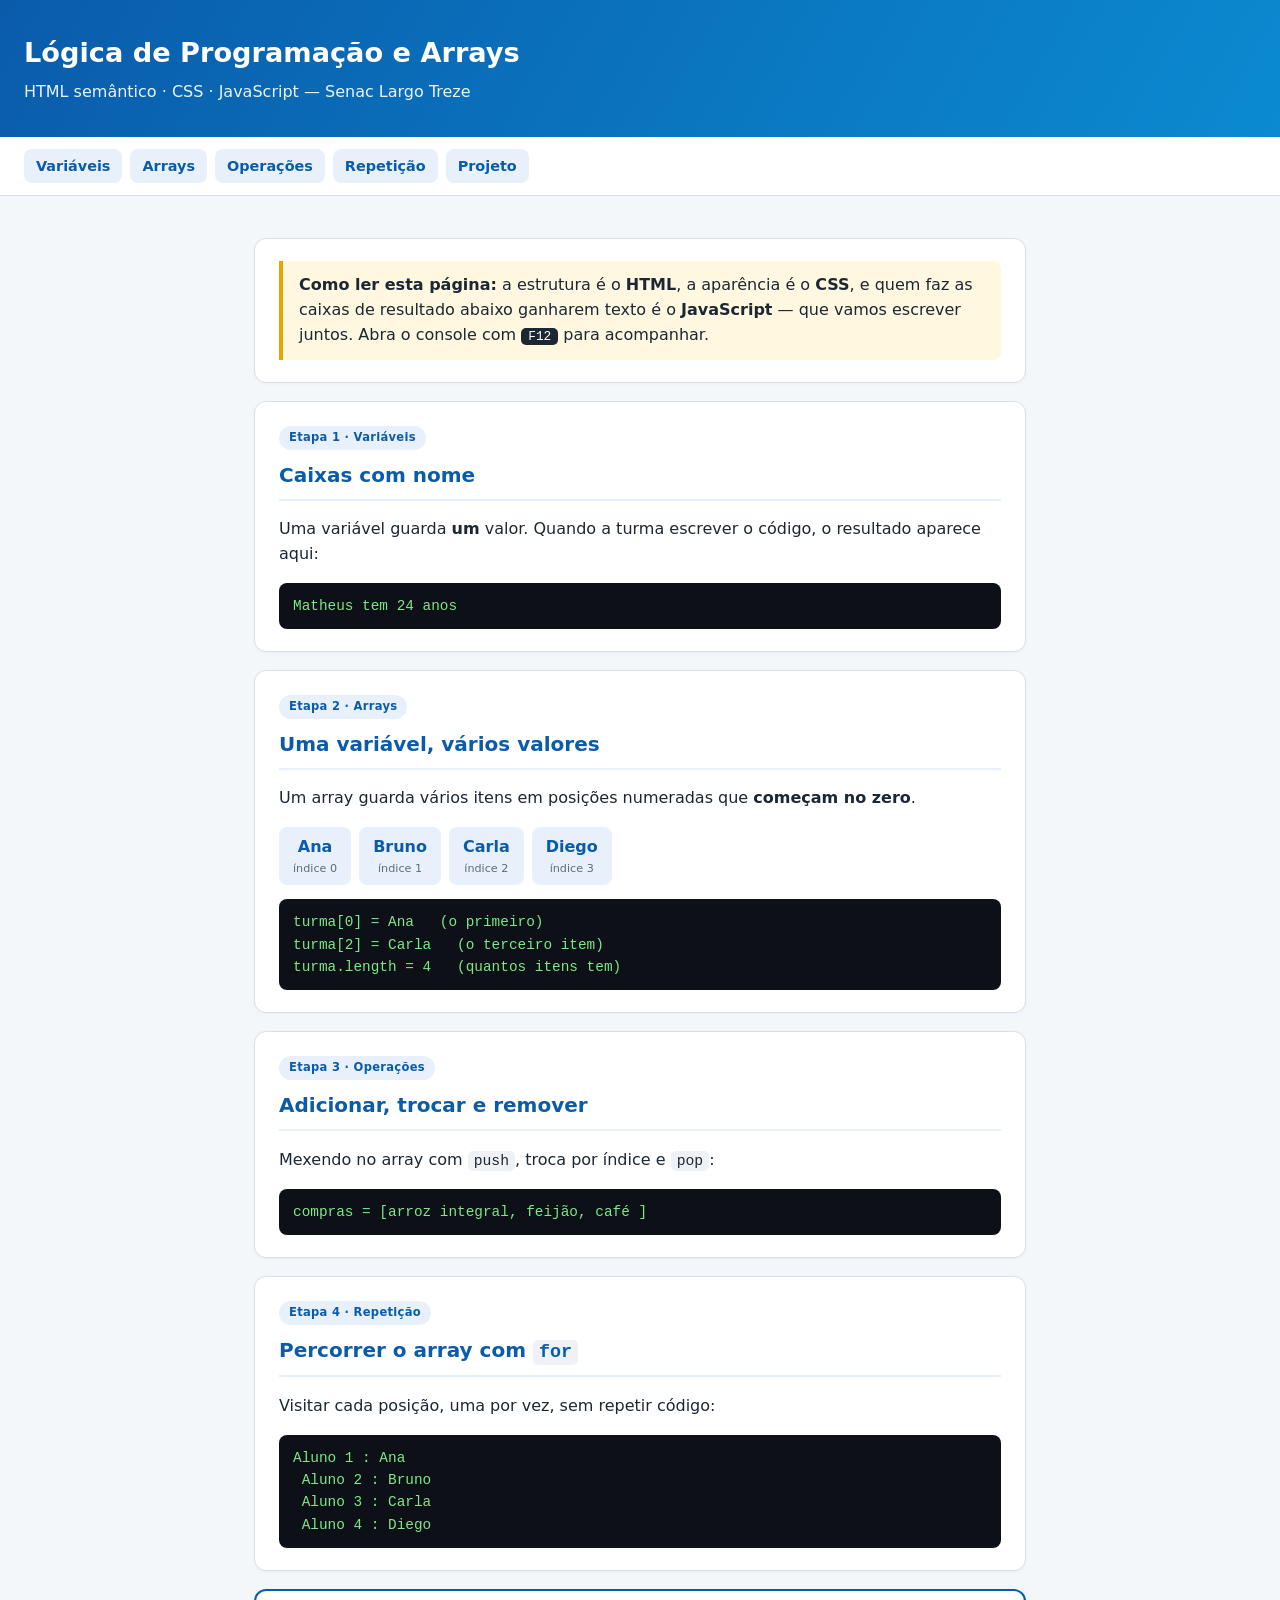
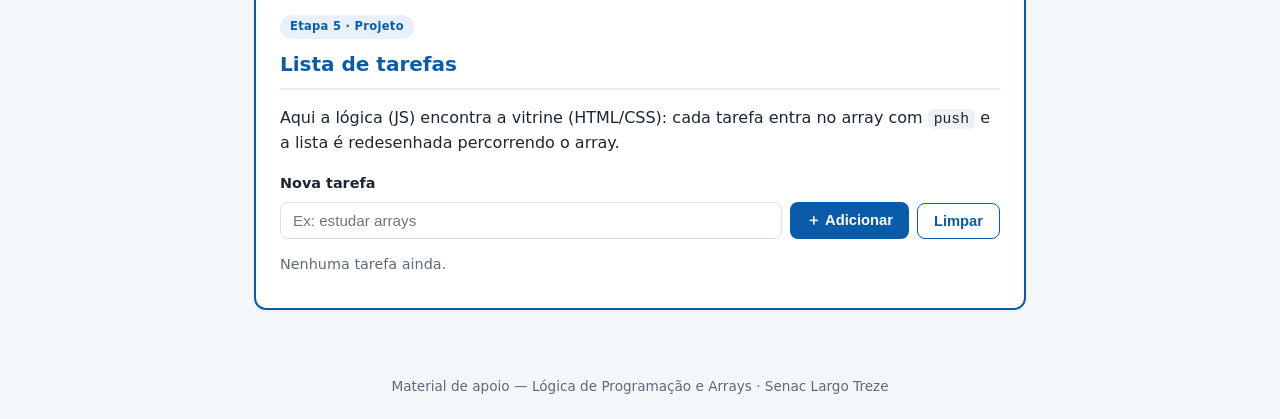
<file: index.html>
<!DOCTYPE html>
<html lang="pt-BR">
<head>
  <meta charset="UTF-8">
  <meta name="viewport" content="width=device-width, initial-scale=1.0">
  <title>Lógica e Arrays — Senac Largo Treze</title>
  <!-- O CSS (estilo) mora num arquivo separado: -->
  <link rel="stylesheet" href="style.css">
</head>
<body>

  <!-- CABEÇALHO da página -->
  <header class="topo">
    <h1>Lógica de Programação e Arrays</h1>
    <p>HTML semântico &middot; CSS &middot; JavaScript &mdash; Senac Largo Treze</p>
  </header>

  <!-- NAVEGAÇÃO: âncoras para as etapas -->
  <nav class="menu" aria-label="Etapas da aula">
    <a href="#variaveis">Variáveis</a>
    <a href="#arrays">Arrays</a>
    <a href="#operacoes">Operações</a>
    <a href="#repeticao">Repetição</a>
    <a href="#projeto">Projeto</a>
  </nav>

  <!-- CONTEÚDO PRINCIPAL -->
  <main>

    <section class="bloco">
      <p class="aviso">
        <strong>Como ler esta página:</strong> a estrutura é o <strong>HTML</strong>,
        a aparência é o <strong>CSS</strong>, e quem faz as caixas de resultado abaixo
        ganharem texto é o <strong>JavaScript</strong> — que vamos escrever juntos.
        Abra o console com <kbd>F12</kbd> para acompanhar.
      </p>
    </section>

    <!-- ETAPA: VARIÁVEIS -->
    <section class="bloco" id="variaveis">
      <span class="etiqueta">Etapa 1 &middot; Variáveis</span>
      <h2>Caixas com nome</h2>
      <p>Uma variável guarda <strong>um</strong> valor. Quando a turma escrever o código,
        o resultado aparece aqui:</p>
      <pre class="saida" id="saida1">— aguardando o JavaScript —</pre>
    </section>

    <!-- ETAPA: ARRAYS -->
    <section class="bloco" id="arrays">
      <span class="etiqueta">Etapa 2 &middot; Arrays</span>
      <h2>Uma variável, vários valores</h2>
      <p>Um array guarda vários itens em posições numeradas que <strong>começam no zero</strong>.</p>
      <ol class="posicoes" aria-hidden="true">
        <li><span>Ana</span><small>índice 0</small></li>
        <li><span>Bruno</span><small>índice 1</small></li>
        <li><span>Carla</span><small>índice 2</small></li>
        <li><span>Diego</span><small>índice 3</small></li>
      </ol>
      <pre class="saida" id="saida2">— aguardando o JavaScript —</pre>
    </section>

    <!-- ETAPA: OPERAÇÕES -->
    <section class="bloco" id="operacoes">
      <span class="etiqueta">Etapa 3 &middot; Operações</span>
      <h2>Adicionar, trocar e remover</h2>
      <p>Mexendo no array com <code>push</code>, troca por índice e <code>pop</code>:</p>
      <pre class="saida" id="saida3">— aguardando o JavaScript —</pre>
    </section>

    <!-- ETAPA: REPETIÇÃO -->
    <section class="bloco" id="repeticao">
      <span class="etiqueta">Etapa 4 &middot; Repetição</span>
      <h2>Percorrer o array com <code>for</code></h2>
      <p>Visitar cada posição, uma por vez, sem repetir código:</p>
      <pre class="saida" id="saida4">— aguardando o JavaScript —</pre>
    </section>

    <!-- ETAPA: PROJETO -->
    <section class="bloco destaque" id="projeto">
      <span class="etiqueta">Etapa 5 &middot; Projeto</span>
      <h2>Lista de tarefas</h2>
      <p>Aqui a lógica (JS) encontra a vitrine (HTML/CSS): cada tarefa entra no array
        com <code>push</code> e a lista é redesenhada percorrendo o array.</p>

      <!-- FORMULÁRIO: elemento semântico para entrada de dados -->
      <form id="form-tarefa" class="form-tarefa">
        <label for="campo">Nova tarefa</label>
        <input type="text" id="campo" name="campo" placeholder="Ex: estudar arrays" autocomplete="off">
        <button type="submit">＋ Adicionar</button>
        <button type="button" id="btn-limpar" class="secundario">Limpar</button>
      </form>

      <p class="contador" id="contador">Nenhuma tarefa ainda.</p>

      <!-- LISTA: o JavaScript vai preencher os <li> aqui dentro -->
      <ul id="lista" class="lista"></ul>
    </section>

  </main>

  <footer class="rodape">
    Material de apoio &mdash; Lógica de Programação e Arrays &middot; Senac Largo Treze
  </footer>

  <!-- O JavaScript (lógica) é a última coisa a carregar: -->
  <script src="/script.js"></script>
</body>
</html>
</file>
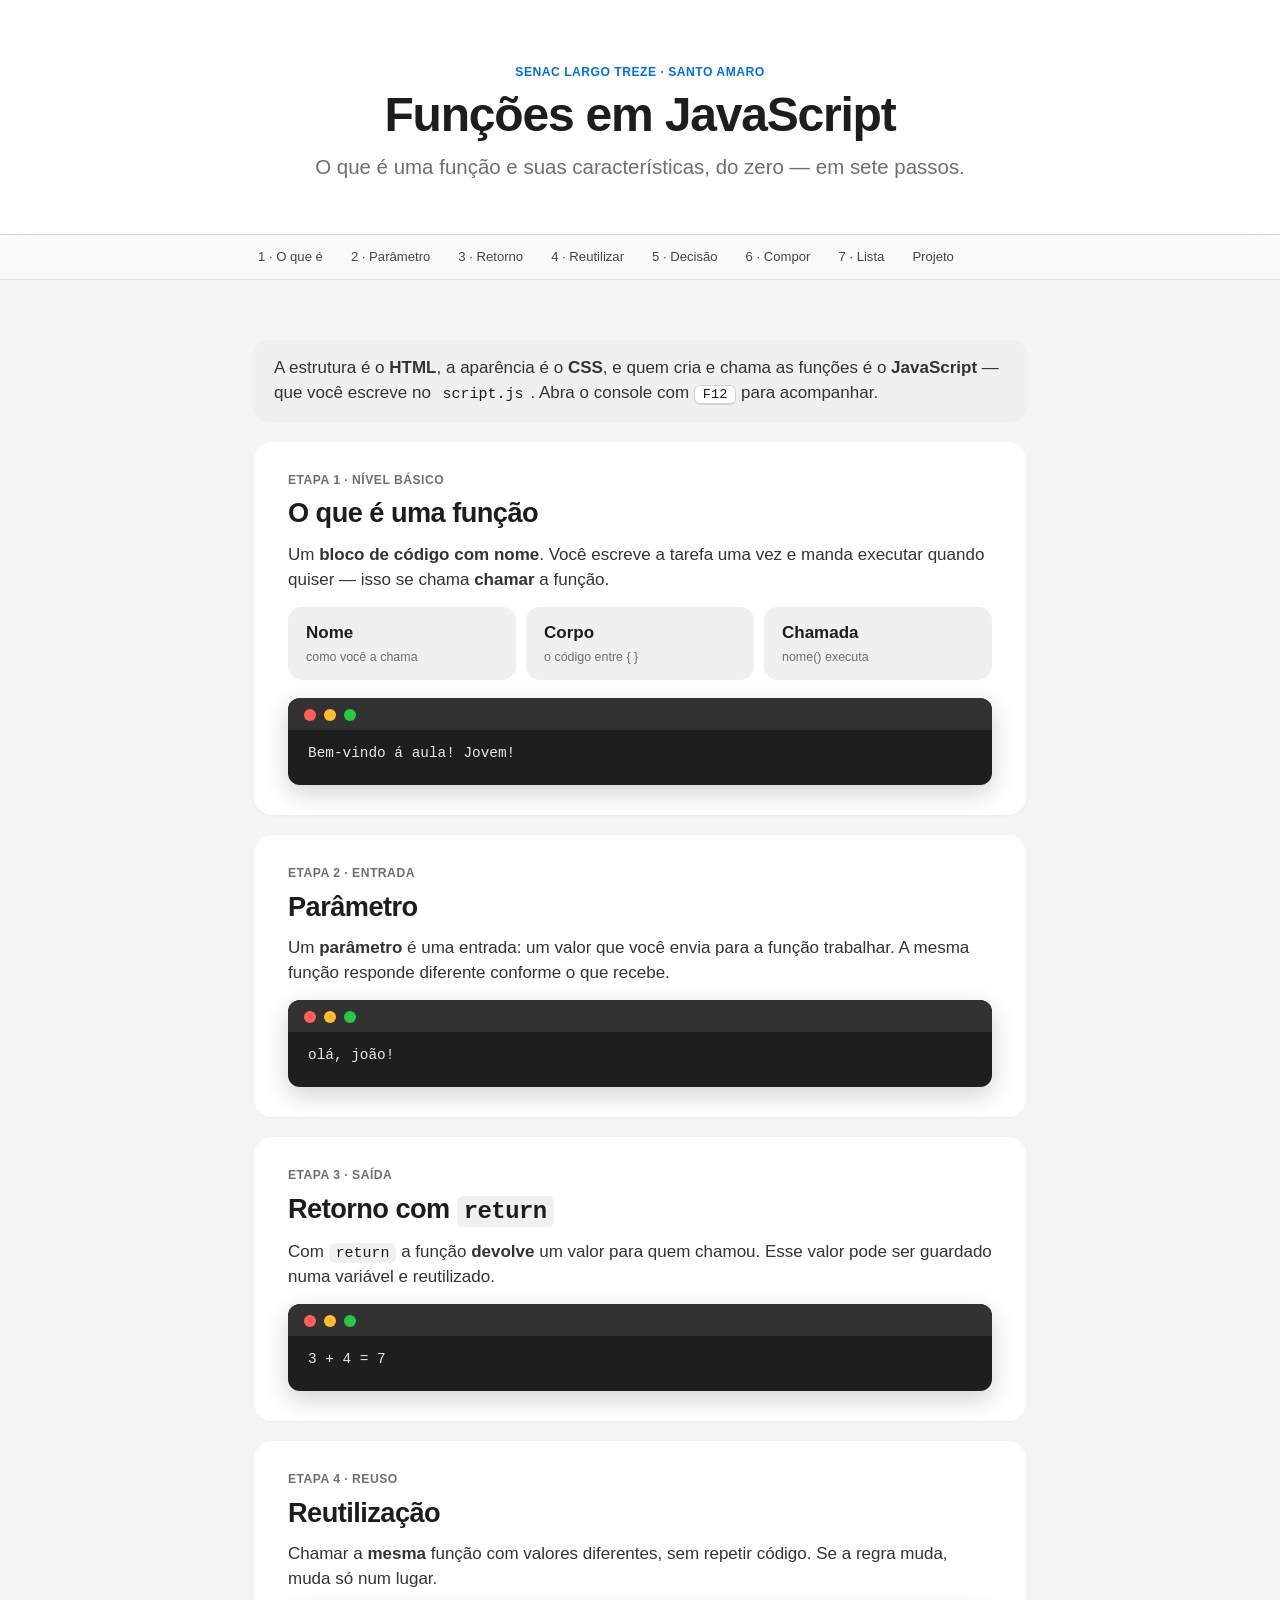
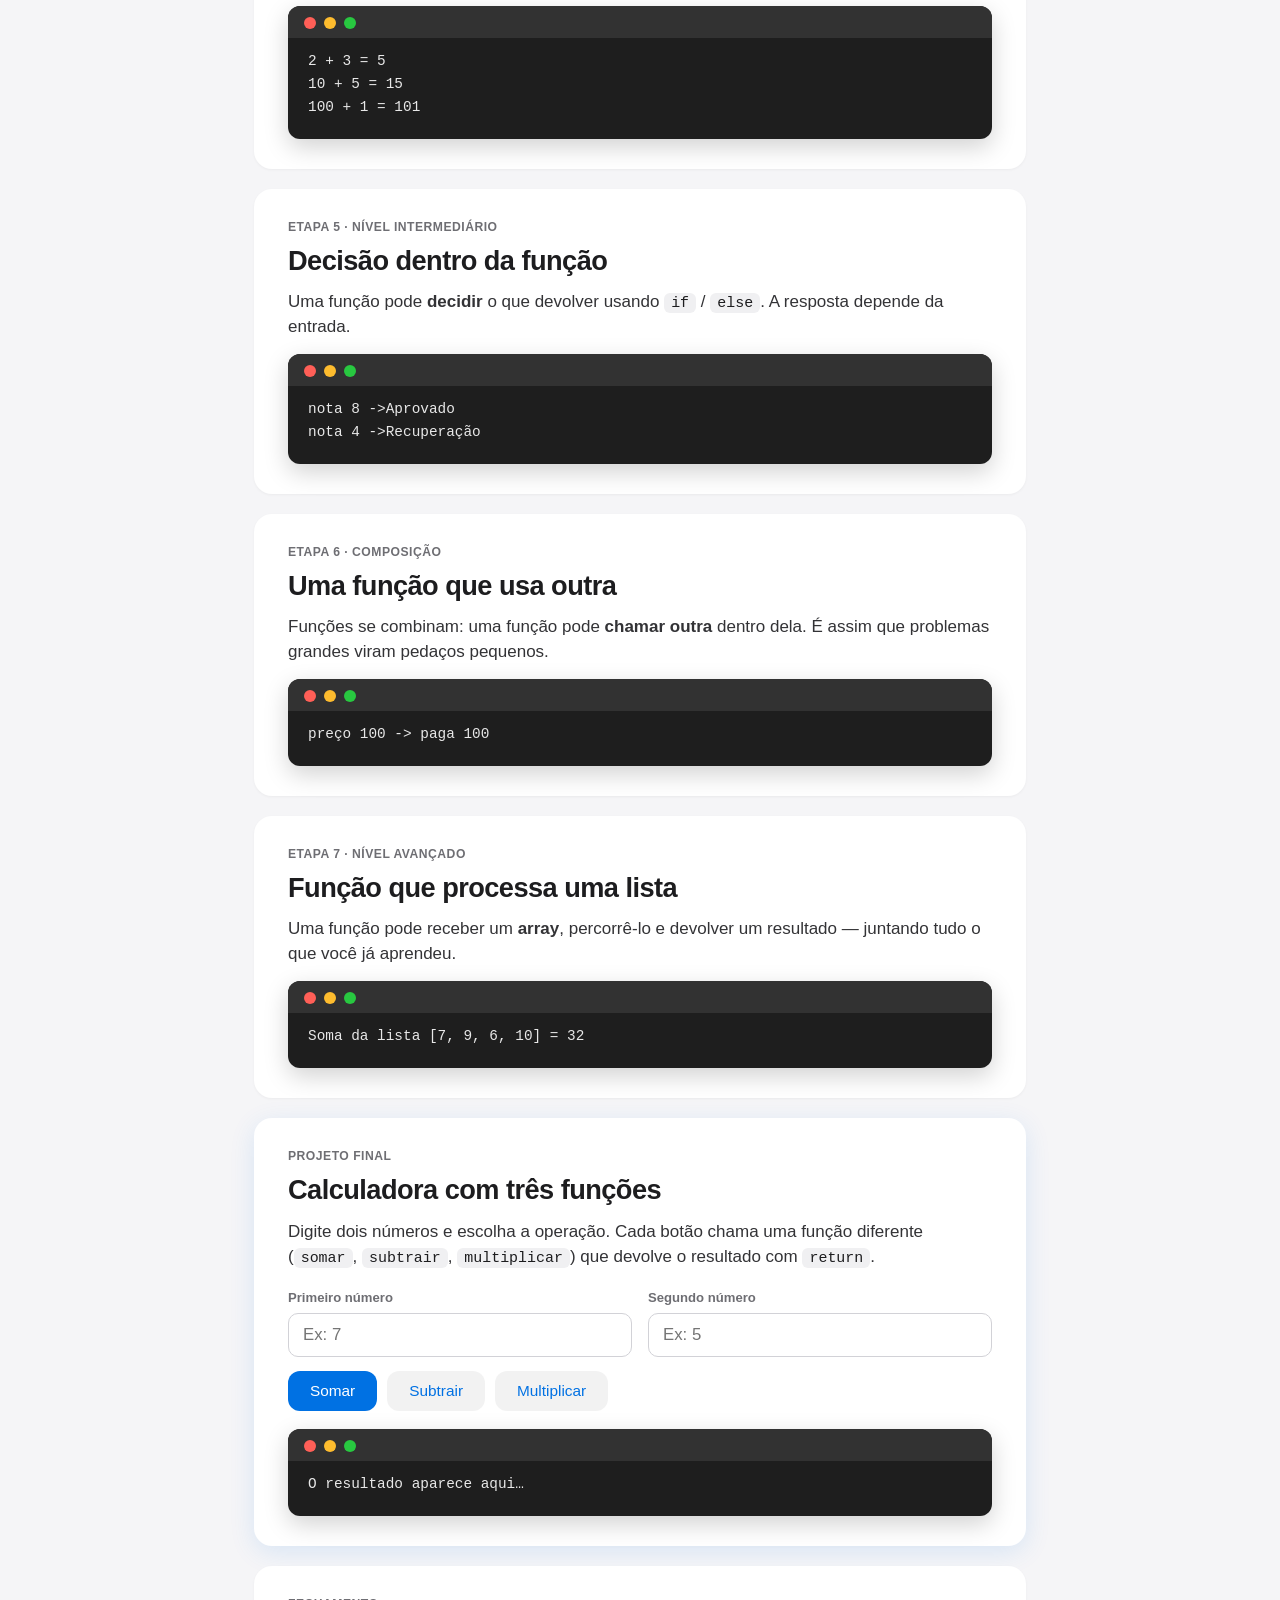
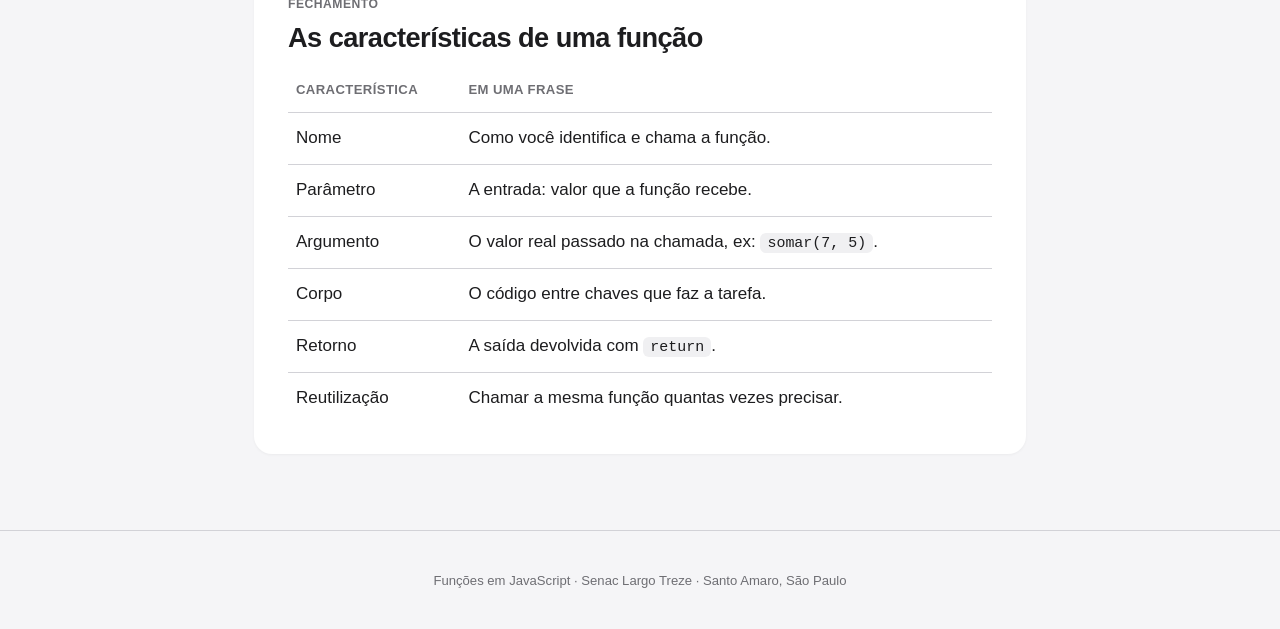
<file: funcao-aluno/index.html>
<!DOCTYPE html>
<html lang="pt-BR">
<head>
  <meta charset="UTF-8">
  <meta name="viewport" content="width=device-width, initial-scale=1.0">
  <title>Funções em JavaScript — Senac Largo Treze</title>
  <link rel="stylesheet" href="style.css">
</head>
<body>

  <header class="topo">
    <div class="topo-conteudo">
      <p class="eyebrow">Senac Largo Treze · Santo Amaro</p>
      <h1>Funções em JavaScript</h1>
      <p class="sub">O que é uma função e suas características, do zero — em sete passos.</p>
    </div>
  </header>

  <nav class="menu" aria-label="Etapas da aula">
    <div class="menu-conteudo">
      <a href="#basica">1 · O que é</a>
      <a href="#parametro">2 · Parâmetro</a>
      <a href="#retorno">3 · Retorno</a>
      <a href="#reutilizar">4 · Reutilizar</a>
      <a href="#decisao">5 · Decisão</a>
      <a href="#compor">6 · Compor</a>
      <a href="#lista">7 · Lista</a>
      <a href="#projeto">Projeto</a>
    </div>
  </nav>

  <main>

    <section class="bloco intro">
      <p class="aviso">
        A estrutura é o <strong>HTML</strong>, a aparência é o <strong>CSS</strong>, e quem cria
        e chama as funções é o <strong>JavaScript</strong> — que você escreve no
        <code>script.js</code>. Abra o console com <kbd>F12</kbd> para acompanhar.
      </p>
    </section>

    <!-- 1 -->
    <section class="bloco" id="basica">
      <p class="eyebrow">Etapa 1 · Nível básico</p>
      <h2>O que é uma função</h2>
      <p>Um <strong>bloco de código com nome</strong>. Você escreve a tarefa uma vez e manda
        executar quando quiser — isso se chama <strong>chamar</strong> a função.</p>
      <ul class="caracteristicas">
        <li><strong>Nome</strong><small>como você a chama</small></li>
        <li><strong>Corpo</strong><small>o código entre { }</small></li>
        <li><strong>Chamada</strong><small>nome() executa</small></li>
      </ul>
      <pre class="saida" id="saida1">— aguardando o JavaScript —</pre>
    </section>

    <!-- 2 -->
    <section class="bloco" id="parametro">
      <p class="eyebrow">Etapa 2 · Entrada</p>
      <h2>Parâmetro</h2>
      <p>Um <strong>parâmetro</strong> é uma entrada: um valor que você envia para a função
        trabalhar. A mesma função responde diferente conforme o que recebe.</p>
      <pre class="saida" id="saida2">— aguardando o JavaScript —</pre>
    </section>

    <!-- 3 -->
    <section class="bloco" id="retorno">
      <p class="eyebrow">Etapa 3 · Saída</p>
      <h2>Retorno com <code>return</code></h2>
      <p>Com <code>return</code> a função <strong>devolve</strong> um valor para quem chamou.
        Esse valor pode ser guardado numa variável e reutilizado.</p>
      <pre class="saida" id="saida3">— aguardando o JavaScript —</pre>
    </section>

    <!-- 4 -->
    <section class="bloco" id="reutilizar">
      <p class="eyebrow">Etapa 4 · Reuso</p>
      <h2>Reutilização</h2>
      <p>Chamar a <strong>mesma</strong> função com valores diferentes, sem repetir código.
        Se a regra muda, muda só num lugar.</p>
      <pre class="saida" id="saida4">— aguardando o JavaScript —</pre>
    </section>

    <!-- 5 -->
    <section class="bloco" id="decisao">
      <p class="eyebrow">Etapa 5 · Nível intermediário</p>
      <h2>Decisão dentro da função</h2>
      <p>Uma função pode <strong>decidir</strong> o que devolver usando <code>if</code> /
        <code>else</code>. A resposta depende da entrada.</p>
      <pre class="saida" id="saida5">— aguardando o JavaScript —</pre>
    </section>

    <!-- 6 -->
    <section class="bloco" id="compor">
      <p class="eyebrow">Etapa 6 · Composição</p>
      <h2>Uma função que usa outra</h2>
      <p>Funções se combinam: uma função pode <strong>chamar outra</strong> dentro dela.
        É assim que problemas grandes viram pedaços pequenos.</p>
      <pre class="saida" id="saida6">— aguardando o JavaScript —</pre>
    </section>

    <!-- 7 -->
    <section class="bloco" id="lista">
      <p class="eyebrow">Etapa 7 · Nível avançado</p>
      <h2>Função que processa uma lista</h2>
      <p>Uma função pode receber um <strong>array</strong>, percorrê-lo e devolver um
        resultado — juntando tudo o que você já aprendeu.</p>
      <pre class="saida" id="saida7">— aguardando o JavaScript —</pre>
    </section>

    <!-- PROJETO -->
    <section class="bloco destaque" id="projeto">
      <p class="eyebrow">Projeto final</p>
      <h2>Calculadora com três funções</h2>
      <p>Digite dois números e escolha a operação. Cada botão chama uma função diferente
        (<code>somar</code>, <code>subtrair</code>, <code>multiplicar</code>) que devolve o
        resultado com <code>return</code>.</p>

      <div class="form-calc">
        <label for="num1">Primeiro número
          <input type="number" id="num1" name="num1" placeholder="Ex: 7"></label>
        <label for="num2">Segundo número
          <input type="number" id="num2" name="num2" placeholder="Ex: 5"></label>
      </div>
      <div class="botoes">
        <button type="button" id="btn-somar">Somar</button>
        <button type="button" id="btn-subtrair" class="secundario">Subtrair</button>
        <button type="button" id="btn-multiplicar" class="secundario">Multiplicar</button>
      </div>

      <pre class="saida" id="resultado">O resultado aparece aqui…</pre>
    </section>

    <!-- FECHAMENTO -->
    <section class="bloco">
      <p class="eyebrow">Fechamento</p>
      <h2>As características de uma função</h2>
      <table class="tabela">
        <tr><th>Característica</th><th>Em uma frase</th></tr>
        <tr><td>Nome</td><td>Como você identifica e chama a função.</td></tr>
        <tr><td>Parâmetro</td><td>A entrada: valor que a função recebe.</td></tr>
        <tr><td>Argumento</td><td>O valor real passado na chamada, ex: <code>somar(7, 5)</code>.</td></tr>
        <tr><td>Corpo</td><td>O código entre chaves que faz a tarefa.</td></tr>
        <tr><td>Retorno</td><td>A saída devolvida com <code>return</code>.</td></tr>
        <tr><td>Reutilização</td><td>Chamar a mesma função quantas vezes precisar.</td></tr>
      </table>
    </section>

  </main>

  <footer class="rodape">
    <p>Funções em JavaScript · Senac Largo Treze · Santo Amaro, São Paulo</p>
  </footer>

  <script src="script.js"></script>
</body>
</html>
</file>
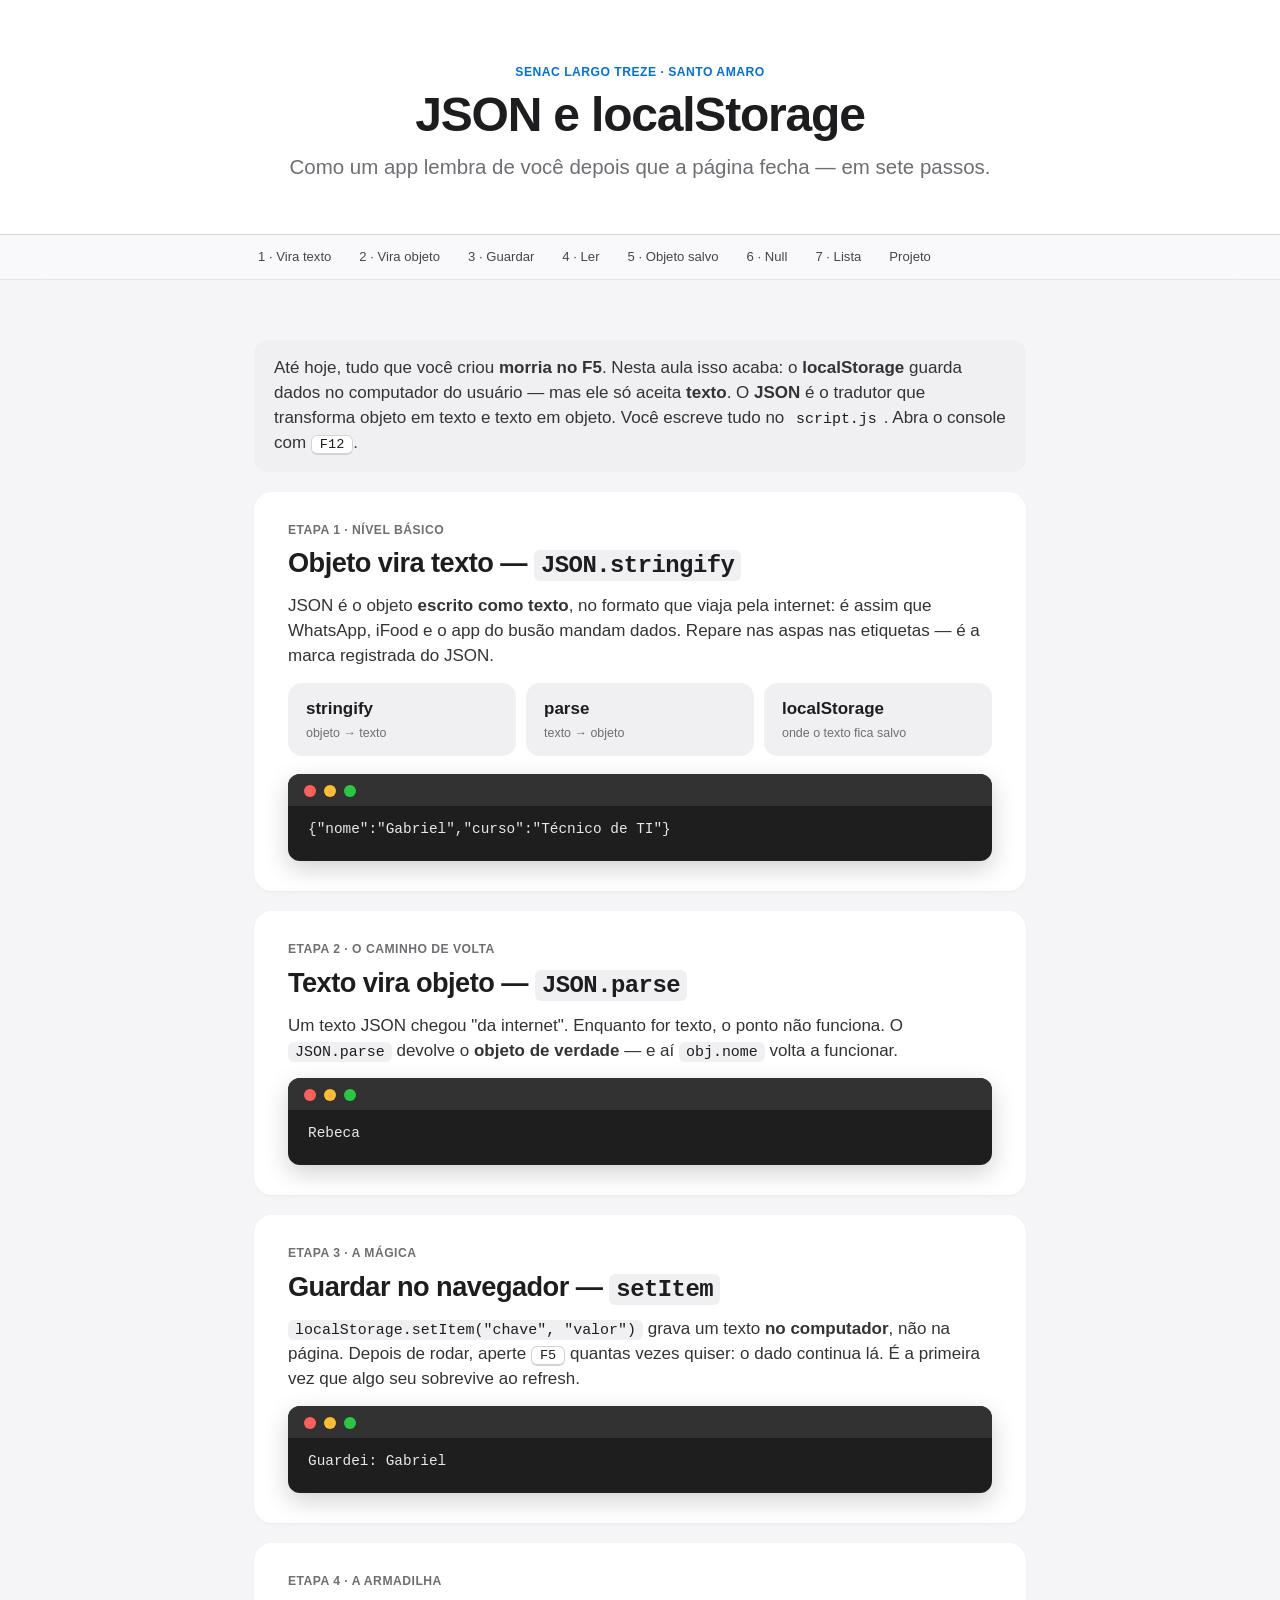
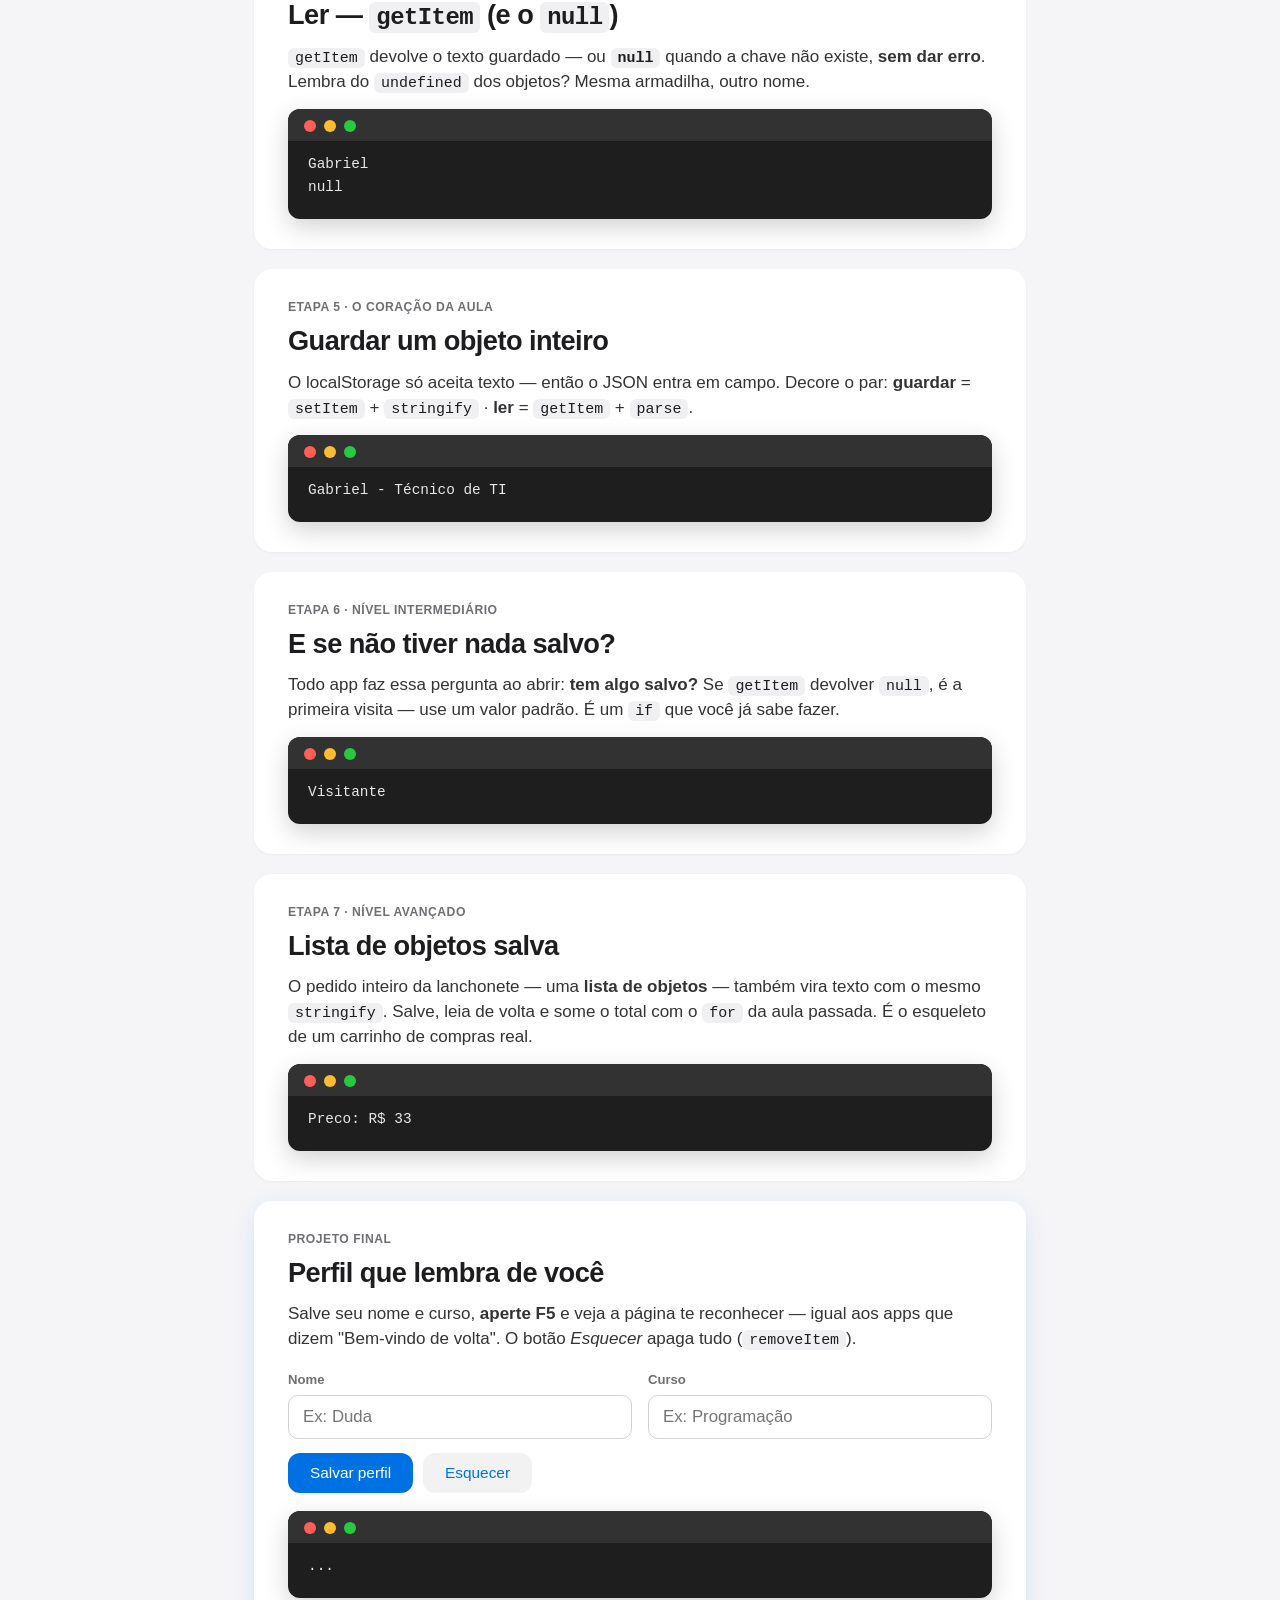
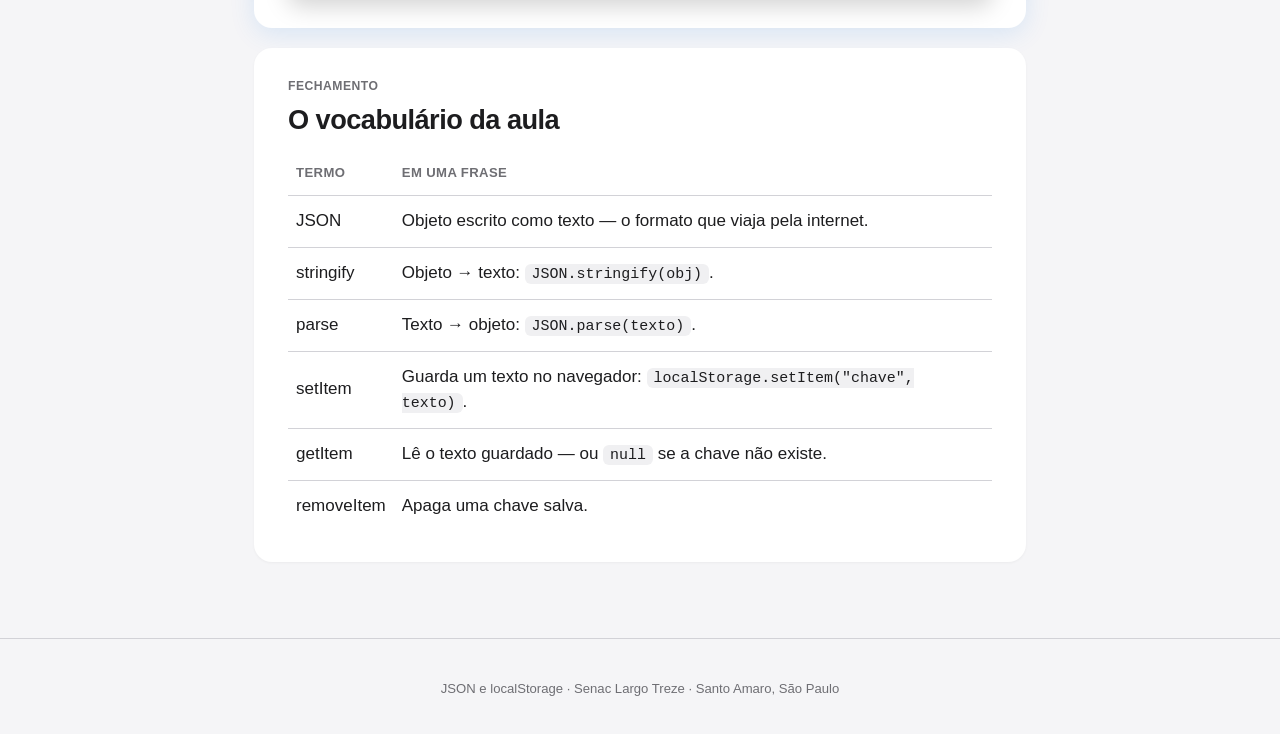
<file: json-localstorage-aluno/index.html>
<!DOCTYPE html>
<html lang="pt-BR">
<head>
  <meta charset="UTF-8">
  <meta name="viewport" content="width=device-width, initial-scale=1.0">
  <title>JSON e localStorage — Senac Largo Treze</title>
  <link rel="stylesheet" href="style.css">
</head>
<body>

  <header class="topo">
    <div class="topo-conteudo">
      <p class="eyebrow">Senac Largo Treze · Santo Amaro</p>
      <h1>JSON e localStorage</h1>
      <p class="sub">Como um app lembra de você depois que a página fecha — em sete passos.</p>
    </div>
  </header>

  <nav class="menu" aria-label="Etapas da aula">
    <div class="menu-conteudo">
      <a href="#stringify">1 · Vira texto</a>
      <a href="#parse">2 · Vira objeto</a>
      <a href="#guardar">3 · Guardar</a>
      <a href="#ler">4 · Ler</a>
      <a href="#objetosalvo">5 · Objeto salvo</a>
      <a href="#nulo">6 · Null</a>
      <a href="#lista">7 · Lista</a>
      <a href="#projeto">Projeto</a>
    </div>
  </nav>

  <main>

    <section class="bloco intro">
      <p class="aviso">
        Até hoje, tudo que você criou <strong>morria no F5</strong>. Nesta aula isso acaba:
        o <strong>localStorage</strong> guarda dados no computador do usuário — mas ele só
        aceita <strong>texto</strong>. O <strong>JSON</strong> é o tradutor que transforma
        objeto em texto e texto em objeto. Você escreve tudo no <code>script.js</code>.
        Abra o console com <kbd>F12</kbd>.
      </p>
    </section>

    <!-- 1 -->
    <section class="bloco" id="stringify">
      <p class="eyebrow">Etapa 1 · Nível básico</p>
      <h2>Objeto vira texto — <code>JSON.stringify</code></h2>
      <p>JSON é o objeto <strong>escrito como texto</strong>, no formato que viaja pela
        internet: é assim que WhatsApp, iFood e o app do busão mandam dados. Repare nas
        aspas nas etiquetas — é a marca registrada do JSON.</p>
      <ul class="caracteristicas">
        <li><strong>stringify</strong><small>objeto → texto</small></li>
        <li><strong>parse</strong><small>texto → objeto</small></li>
        <li><strong>localStorage</strong><small>onde o texto fica salvo</small></li>
      </ul>
      <pre class="saida" id="saida1">— aguardando o JavaScript —</pre>
    </section>

    <!-- 2 -->
    <section class="bloco" id="parse">
      <p class="eyebrow">Etapa 2 · O caminho de volta</p>
      <h2>Texto vira objeto — <code>JSON.parse</code></h2>
      <p>Um texto JSON chegou "da internet". Enquanto for texto, o ponto não funciona.
        O <code>JSON.parse</code> devolve o <strong>objeto de verdade</strong> — e aí
        <code>obj.nome</code> volta a funcionar.</p>
      <pre class="saida" id="saida2">— aguardando o JavaScript —</pre>
    </section>

    <!-- 3 -->
    <section class="bloco" id="guardar">
      <p class="eyebrow">Etapa 3 · A mágica</p>
      <h2>Guardar no navegador — <code>setItem</code></h2>
      <p><code>localStorage.setItem("chave", "valor")</code> grava um texto <strong>no
        computador</strong>, não na página. Depois de rodar, aperte <kbd>F5</kbd> quantas
        vezes quiser: o dado continua lá. É a primeira vez que algo seu sobrevive ao refresh.</p>
      <pre class="saida" id="saida3">— aguardando o JavaScript —</pre>
    </section>

    <!-- 4 -->
    <section class="bloco" id="ler">
      <p class="eyebrow">Etapa 4 · A armadilha</p>
      <h2>Ler — <code>getItem</code> (e o <code>null</code>)</h2>
      <p><code>getItem</code> devolve o texto guardado — ou <strong><code>null</code></strong>
        quando a chave não existe, <strong>sem dar erro</strong>. Lembra do
        <code>undefined</code> dos objetos? Mesma armadilha, outro nome.</p>
      <pre class="saida" id="saida4">— aguardando o JavaScript —</pre>
    </section>

    <!-- 5 -->
    <section class="bloco" id="objetosalvo">
      <p class="eyebrow">Etapa 5 · O coração da aula</p>
      <h2>Guardar um objeto inteiro</h2>
      <p>O localStorage só aceita texto — então o JSON entra em campo. Decore o par:
        <strong>guardar</strong> = <code>setItem</code> + <code>stringify</code> ·
        <strong>ler</strong> = <code>getItem</code> + <code>parse</code>.</p>
      <pre class="saida" id="saida5">— aguardando o JavaScript —</pre>
    </section>

    <!-- 6 -->
    <section class="bloco" id="nulo">
      <p class="eyebrow">Etapa 6 · Nível intermediário</p>
      <h2>E se não tiver nada salvo?</h2>
      <p>Todo app faz essa pergunta ao abrir: <strong>tem algo salvo?</strong> Se
        <code>getItem</code> devolver <code>null</code>, é a primeira visita — use um
        valor padrão. É um <code>if</code> que você já sabe fazer.</p>
      <pre class="saida" id="saida6">— aguardando o JavaScript —</pre>
    </section>

    <!-- 7 -->
    <section class="bloco" id="lista">
      <p class="eyebrow">Etapa 7 · Nível avançado</p>
      <h2>Lista de objetos salva</h2>
      <p>O pedido inteiro da lanchonete — uma <strong>lista de objetos</strong> — também vira
        texto com o mesmo <code>stringify</code>. Salve, leia de volta e some o total com o
        <code>for</code> da aula passada. É o esqueleto de um carrinho de compras real.</p>
      <pre class="saida" id="saida7">— aguardando o JavaScript —</pre>
    </section>

    <!-- PROJETO -->
    <section class="bloco destaque" id="projeto">
      <p class="eyebrow">Projeto final</p>
      <h2>Perfil que lembra de você</h2>
      <p>Salve seu nome e curso, <strong>aperte F5</strong> e veja a página te reconhecer —
        igual aos apps que dizem "Bem-vindo de volta". O botão <em>Esquecer</em> apaga tudo
        (<code>removeItem</code>).</p>

      <div class="form-calc">
        <label for="nome">Nome
          <input type="text" id="nome" name="nome" placeholder="Ex: Duda"></label>
        <label for="curso">Curso
          <input type="text" id="curso" name="curso" placeholder="Ex: Programação"></label>
      </div>
      <div class="botoes">
        <button type="button" id="btn-salvar">Salvar perfil</button>
        <button type="button" id="btn-esquecer" class="secundario">Esquecer</button>
      </div>

      <pre class="saida" id="resultado">— aguardando o JavaScript —</pre>
    </section>

    <!-- FECHAMENTO -->
    <section class="bloco">
      <p class="eyebrow">Fechamento</p>
      <h2>O vocabulário da aula</h2>
      <table class="tabela">
        <tr><th>Termo</th><th>Em uma frase</th></tr>
        <tr><td>JSON</td><td>Objeto escrito como texto — o formato que viaja pela internet.</td></tr>
        <tr><td>stringify</td><td>Objeto → texto: <code>JSON.stringify(obj)</code>.</td></tr>
        <tr><td>parse</td><td>Texto → objeto: <code>JSON.parse(texto)</code>.</td></tr>
        <tr><td>setItem</td><td>Guarda um texto no navegador: <code>localStorage.setItem("chave", texto)</code>.</td></tr>
        <tr><td>getItem</td><td>Lê o texto guardado — ou <code>null</code> se a chave não existe.</td></tr>
        <tr><td>removeItem</td><td>Apaga uma chave salva.</td></tr>
      </table>
    </section>

  </main>

  <footer class="rodape">
    <p>JSON e localStorage · Senac Largo Treze · Santo Amaro, São Paulo</p>
  </footer>

  <script src="script.js"></script>
</body>
</html>
</file>
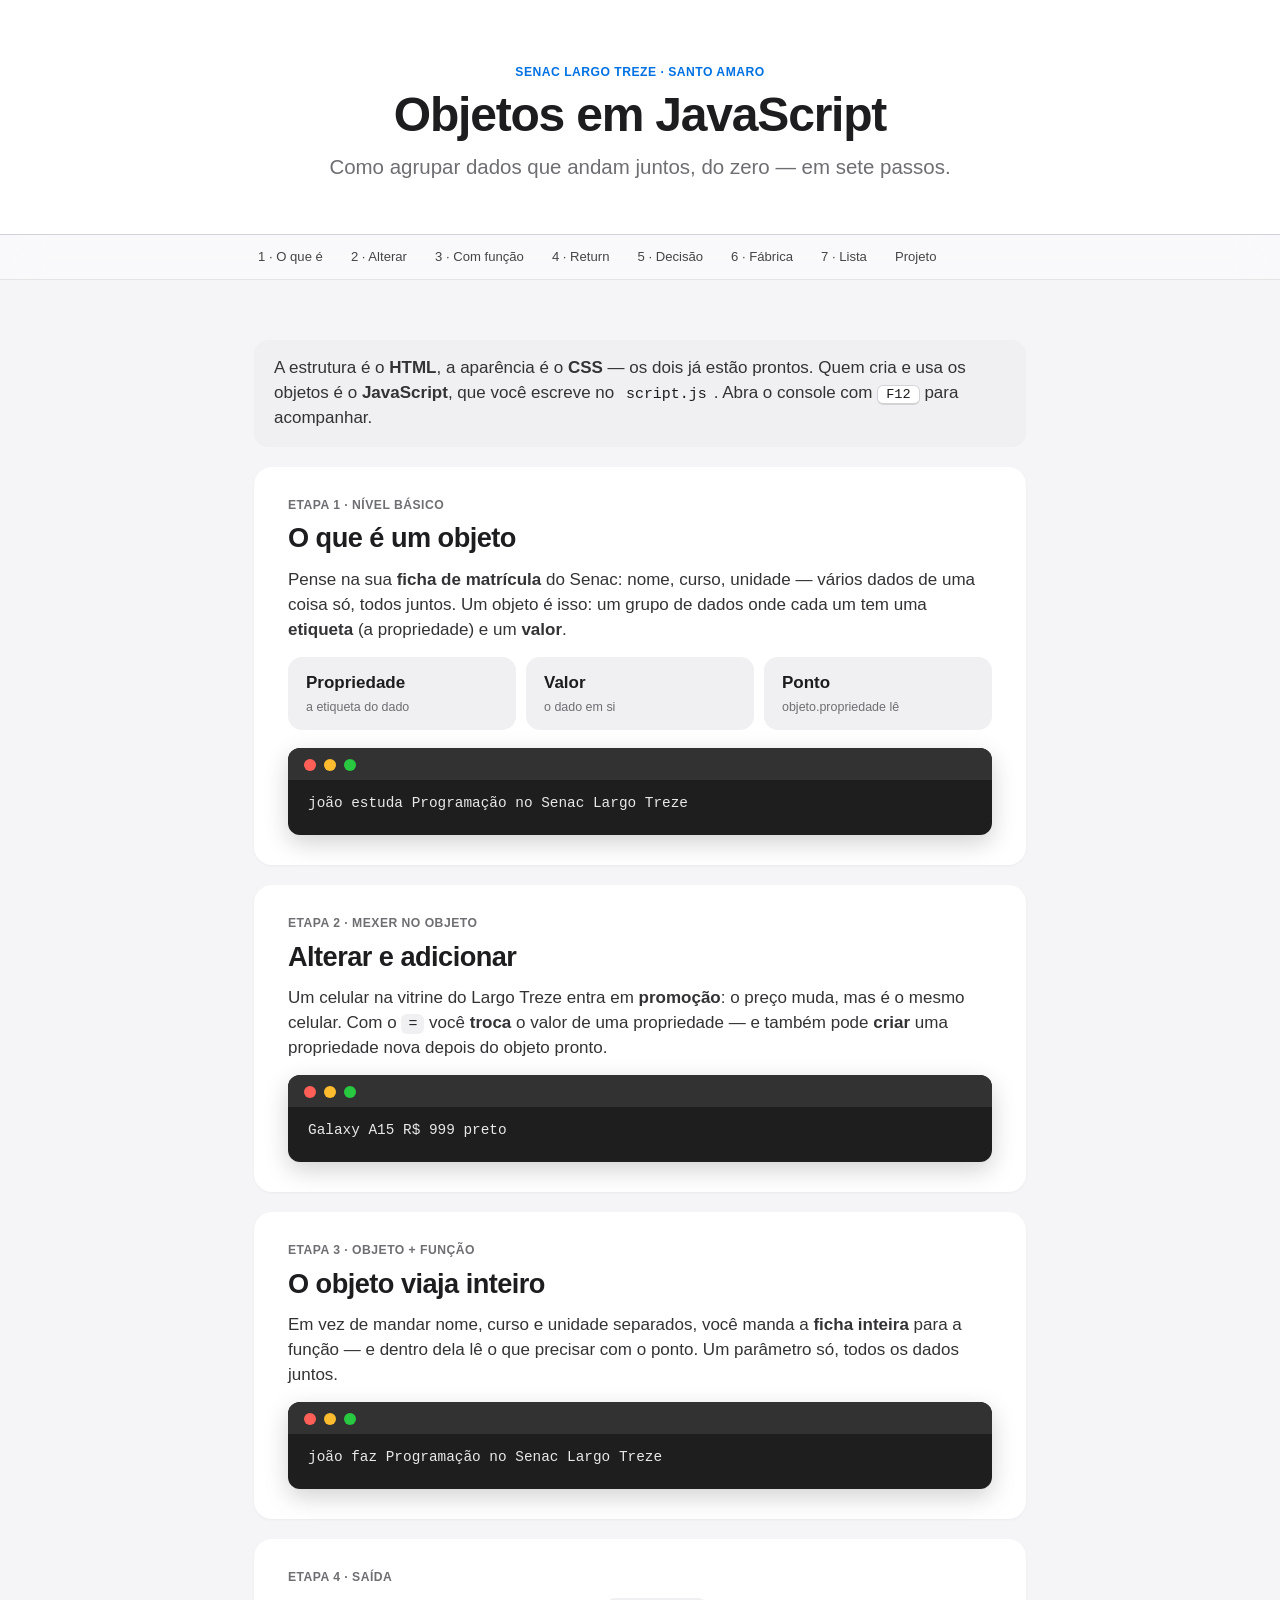
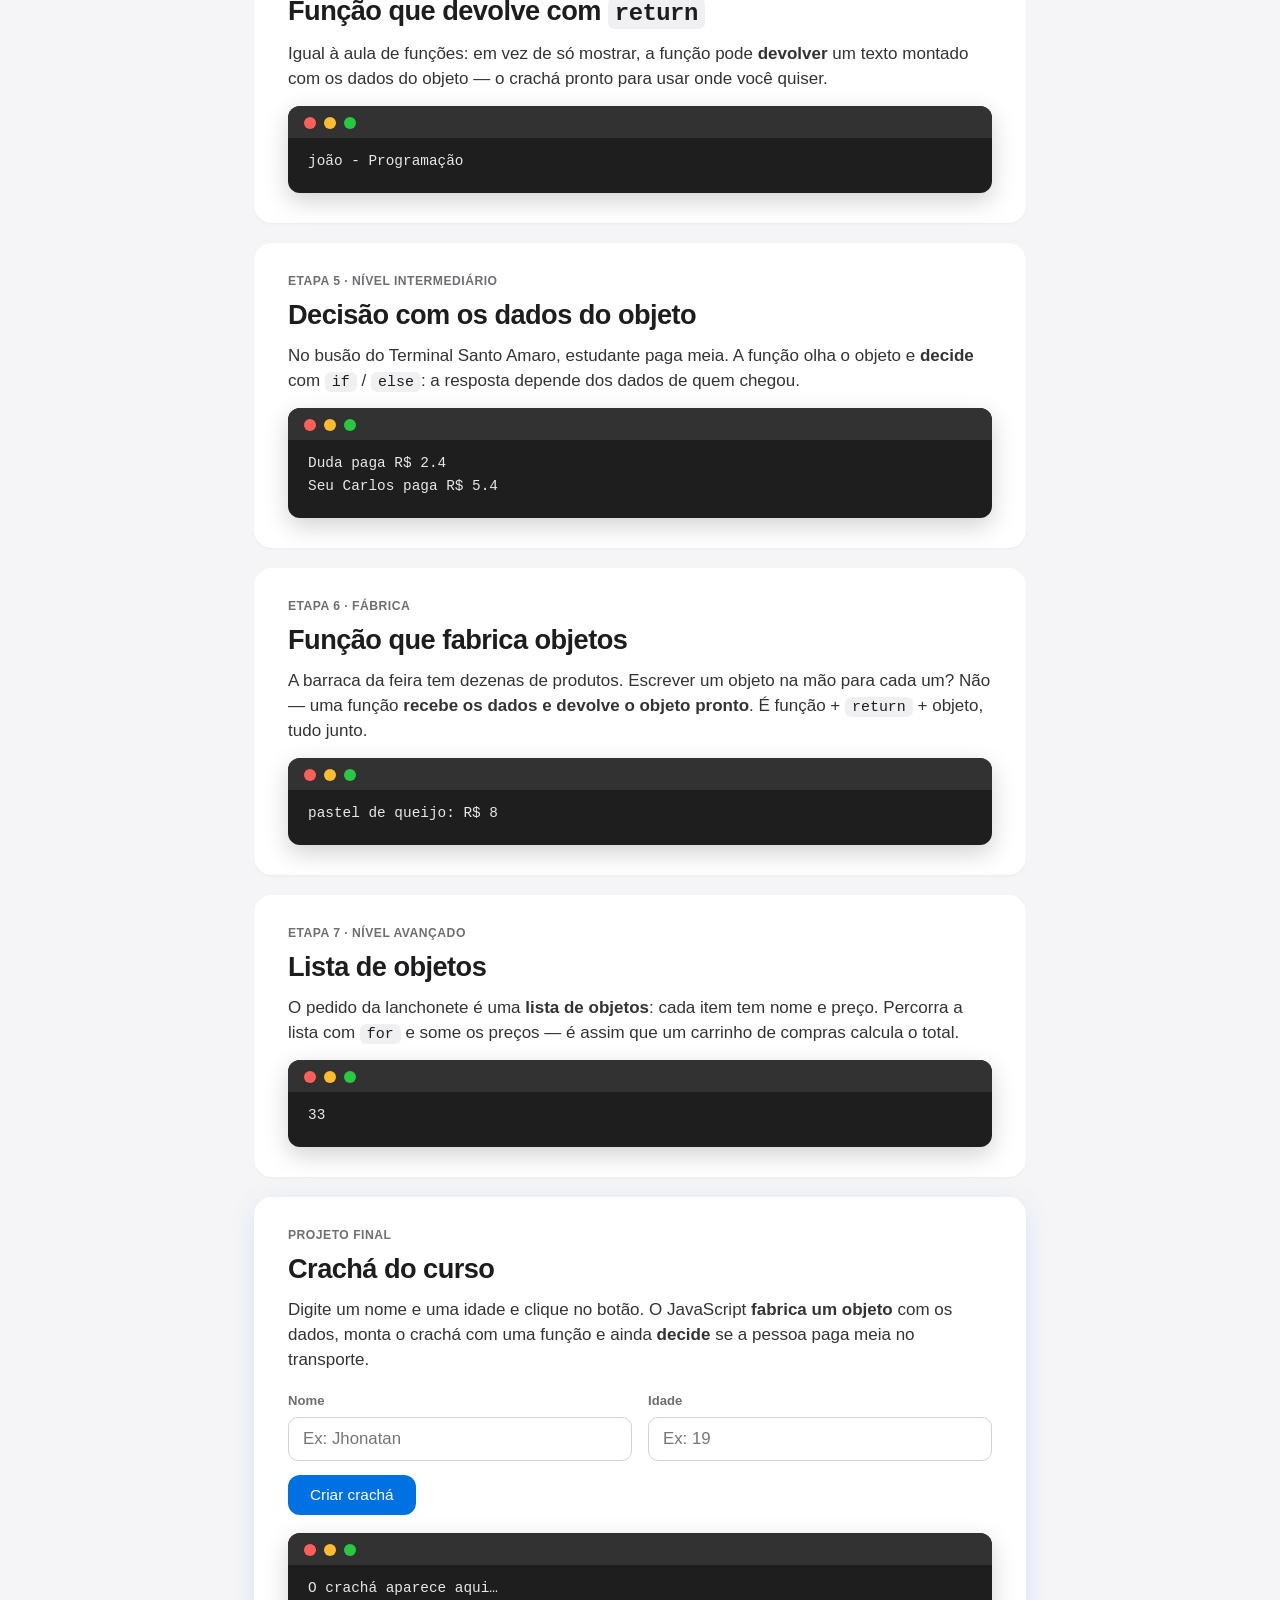
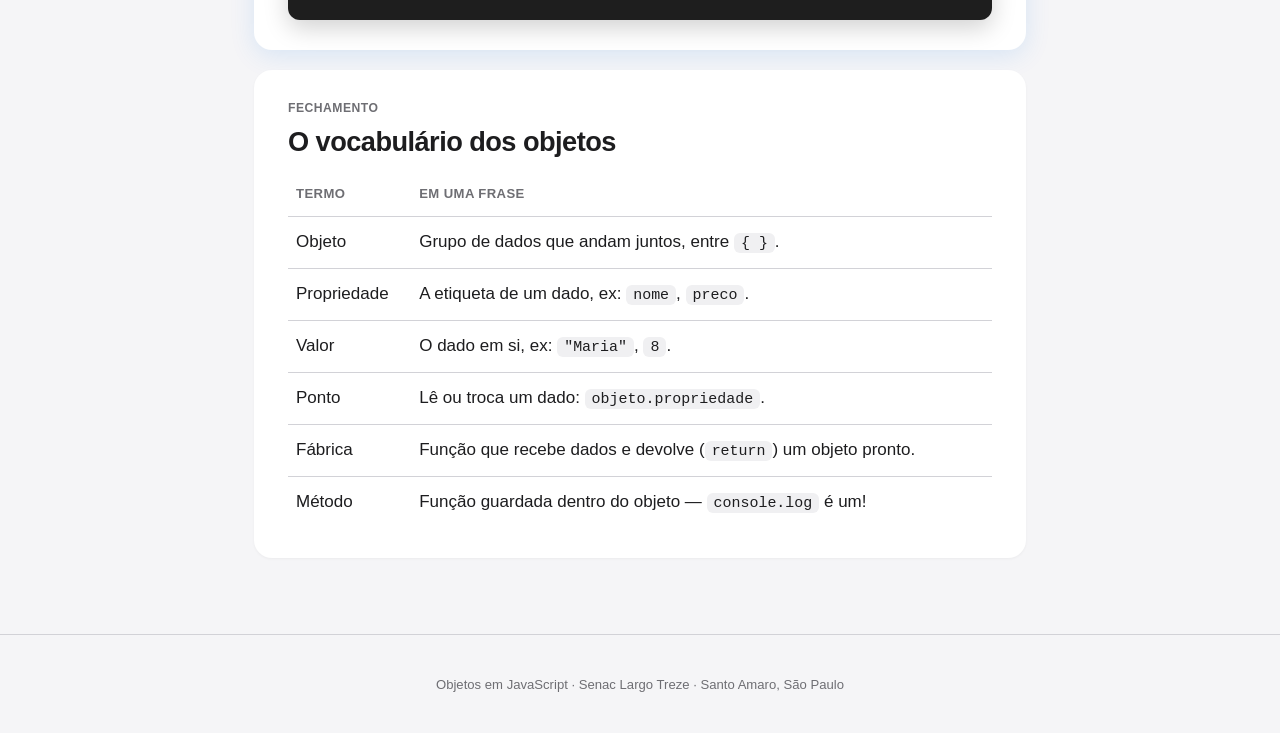
<file: objeto-aluno/index.html>
<!DOCTYPE html>
<html lang="pt-BR">
<head>
  <meta charset="UTF-8">
  <meta name="viewport" content="width=device-width, initial-scale=1.0">
  <title>Objetos em JavaScript — Senac Largo Treze</title>
  <link rel="stylesheet" href="style.css">
</head>
<body>

  <header class="topo">
    <div class="topo-conteudo">
      <p class="eyebrow">Senac Largo Treze · Santo Amaro</p>
      <h1>Objetos em JavaScript</h1>
      <p class="sub">Como agrupar dados que andam juntos, do zero — em sete passos.</p>
    </div>
  </header>

  <nav class="menu" aria-label="Etapas da aula">
    <div class="menu-conteudo">
      <a href="#oquee">1 · O que é</a>
      <a href="#alterar">2 · Alterar</a>
      <a href="#comfuncao">3 · Com função</a>
      <a href="#retorno">4 · Return</a>
      <a href="#decisao">5 · Decisão</a>
      <a href="#fabrica">6 · Fábrica</a>
      <a href="#lista">7 · Lista</a>
      <a href="#projeto">Projeto</a>
    </div>
  </nav>

  <main>

    <section class="bloco intro">
      <p class="aviso">
        A estrutura é o <strong>HTML</strong>, a aparência é o <strong>CSS</strong> — os dois já
        estão prontos. Quem cria e usa os objetos é o <strong>JavaScript</strong>, que você
        escreve no <code>script.js</code>. Abra o console com <kbd>F12</kbd> para acompanhar.
      </p>
    </section>

    <!-- 1 -->
    <section class="bloco" id="oquee">
      <p class="eyebrow">Etapa 1 · Nível básico</p>
      <h2>O que é um objeto</h2>
      <p>Pense na sua <strong>ficha de matrícula</strong> do Senac: nome, curso, unidade — vários
        dados de uma coisa só, todos juntos. Um objeto é isso: um grupo de dados onde cada um
        tem uma <strong>etiqueta</strong> (a propriedade) e um <strong>valor</strong>.</p>
      <ul class="caracteristicas">
        <li><strong>Propriedade</strong><small>a etiqueta do dado</small></li>
        <li><strong>Valor</strong><small>o dado em si</small></li>
        <li><strong>Ponto</strong><small>objeto.propriedade lê</small></li>
      </ul>
      <pre class="saida" id="saida1">— aguardando o JavaScript —</pre>
    </section>

    <!-- 2 -->
    <section class="bloco" id="alterar">
      <p class="eyebrow">Etapa 2 · Mexer no objeto</p>
      <h2>Alterar e adicionar</h2>
      <p>Um celular na vitrine do Largo Treze entra em <strong>promoção</strong>: o preço muda,
        mas é o mesmo celular. Com o <code>=</code> você <strong>troca</strong> o valor de uma
        propriedade — e também pode <strong>criar</strong> uma propriedade nova depois do objeto pronto.</p>
      <pre class="saida" id="saida2">— aguardando o JavaScript —</pre>
    </section>

    <!-- 3 -->
    <section class="bloco" id="comfuncao">
      <p class="eyebrow">Etapa 3 · Objeto + função</p>
      <h2>O objeto viaja inteiro</h2>
      <p>Em vez de mandar nome, curso e unidade separados, você manda a <strong>ficha
        inteira</strong> para a função — e dentro dela lê o que precisar com o ponto.
        Um parâmetro só, todos os dados juntos.</p>
      <pre class="saida" id="saida3">— aguardando o JavaScript —</pre>
    </section>

    <!-- 4 -->
    <section class="bloco" id="retorno">
      <p class="eyebrow">Etapa 4 · Saída</p>
      <h2>Função que devolve com <code>return</code></h2>
      <p>Igual à aula de funções: em vez de só mostrar, a função pode <strong>devolver</strong>
        um texto montado com os dados do objeto — o crachá pronto para usar onde você quiser.</p>
      <pre class="saida" id="saida4">— aguardando o JavaScript —</pre>
    </section>

    <!-- 5 -->
    <section class="bloco" id="decisao">
      <p class="eyebrow">Etapa 5 · Nível intermediário</p>
      <h2>Decisão com os dados do objeto</h2>
      <p>No busão do Terminal Santo Amaro, estudante paga meia. A função olha o objeto e
        <strong>decide</strong> com <code>if</code> / <code>else</code>: a resposta depende
        dos dados de quem chegou.</p>
      <pre class="saida" id="saida5">— aguardando o JavaScript —</pre>
    </section>

    <!-- 6 -->
    <section class="bloco" id="fabrica">
      <p class="eyebrow">Etapa 6 · Fábrica</p>
      <h2>Função que fabrica objetos</h2>
      <p>A barraca da feira tem dezenas de produtos. Escrever um objeto na mão para cada um?
        Não — uma função <strong>recebe os dados e devolve o objeto pronto</strong>.
        É função + <code>return</code> + objeto, tudo junto.</p>
      <pre class="saida" id="saida6">— aguardando o JavaScript —</pre>
    </section>

    <!-- 7 -->
    <section class="bloco" id="lista">
      <p class="eyebrow">Etapa 7 · Nível avançado</p>
      <h2>Lista de objetos</h2>
      <p>O pedido da lanchonete é uma <strong>lista de objetos</strong>: cada item tem nome e
        preço. Percorra a lista com <code>for</code> e some os preços — é assim que um
        carrinho de compras calcula o total.</p>
      <pre class="saida" id="saida7">— aguardando o JavaScript —</pre>
    </section>

    <!-- PROJETO -->
    <section class="bloco destaque" id="projeto">
      <p class="eyebrow">Projeto final</p>
      <h2>Crachá do curso</h2>
      <p>Digite um nome e uma idade e clique no botão. O JavaScript <strong>fabrica um
        objeto</strong> com os dados, monta o crachá com uma função e ainda
        <strong>decide</strong> se a pessoa paga meia no transporte.</p>

      <div class="form-calc">
        <label for="nome">Nome
          <input type="text" id="nome" name="nome" placeholder="Ex: Jhonatan"></label>
        <label for="idade">Idade
          <input type="number" id="idade" name="idade" placeholder="Ex: 19"></label>
      </div>
      <div class="botoes">
        <button type="button" id="btn-criar">Criar crachá</button>
      </div>

      <pre class="saida" id="resultado">O crachá aparece aqui…</pre>
    </section>

    <!-- FECHAMENTO -->
    <section class="bloco">
      <p class="eyebrow">Fechamento</p>
      <h2>O vocabulário dos objetos</h2>
      <table class="tabela">
        <tr><th>Termo</th><th>Em uma frase</th></tr>
        <tr><td>Objeto</td><td>Grupo de dados que andam juntos, entre <code>{ }</code>.</td></tr>
        <tr><td>Propriedade</td><td>A etiqueta de um dado, ex: <code>nome</code>, <code>preco</code>.</td></tr>
        <tr><td>Valor</td><td>O dado em si, ex: <code>"Maria"</code>, <code>8</code>.</td></tr>
        <tr><td>Ponto</td><td>Lê ou troca um dado: <code>objeto.propriedade</code>.</td></tr>
        <tr><td>Fábrica</td><td>Função que recebe dados e devolve (<code>return</code>) um objeto pronto.</td></tr>
        <tr><td>Método</td><td>Função guardada dentro do objeto — <code>console.log</code> é um!</td></tr>
      </table>
    </section>

  </main>

  <footer class="rodape">
    <p>Objetos em JavaScript · Senac Largo Treze · Santo Amaro, São Paulo</p>
  </footer>

  <script src="script.js"></script>
</body>
</html>
</file>
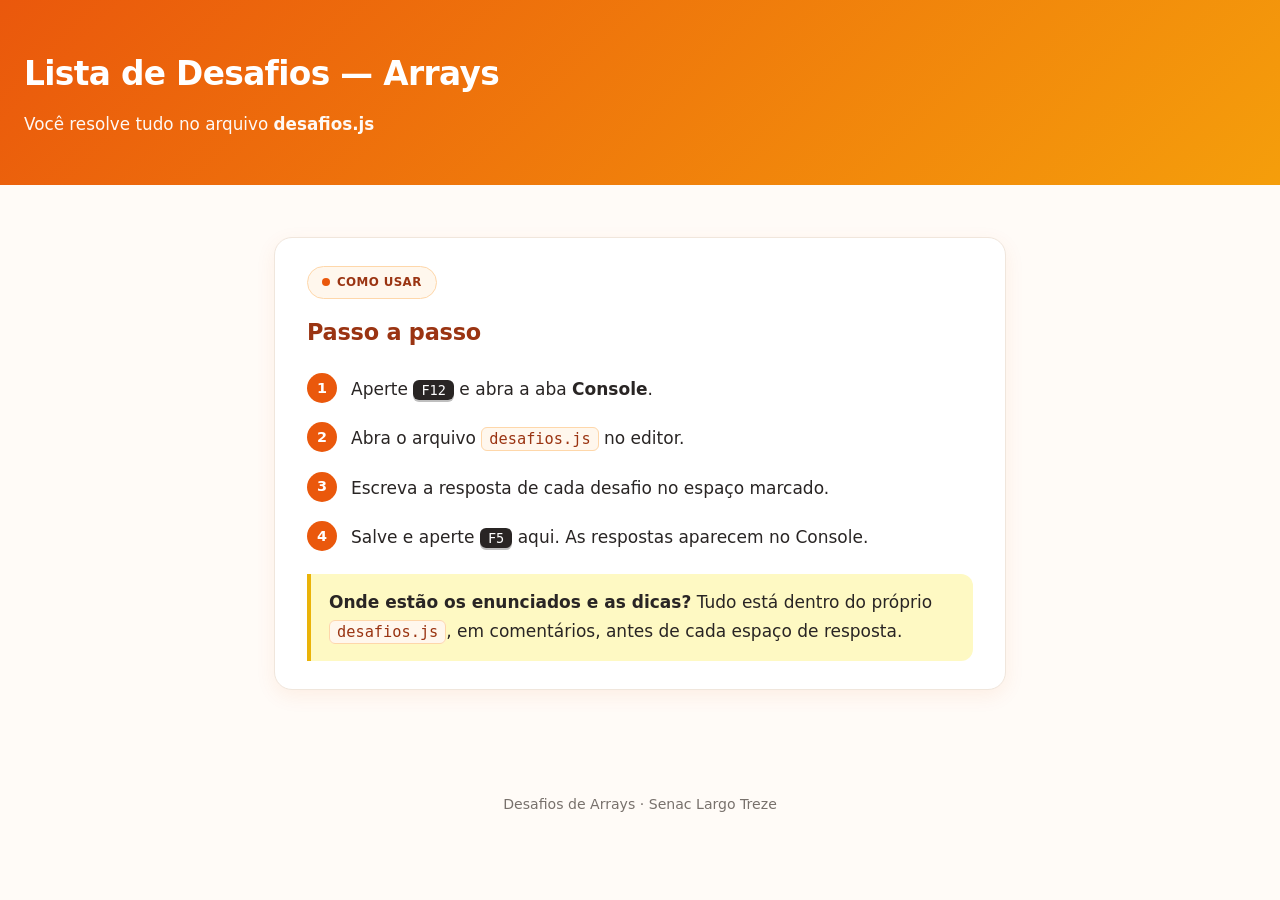
<file: desafio-aluno/desafios.html>
<!DOCTYPE html>
<html lang="pt-BR">
<head>
  <meta charset="UTF-8">
  <meta name="viewport" content="width=device-width, initial-scale=1.0">
  <title>Desafios — Arrays</title>
  <link rel="stylesheet" href="style.css">
</head>
<body>
  <header class="topo">
    <h1>Lista de Desafios — Arrays</h1>
    <p>Você resolve tudo no arquivo <strong>desafios.js</strong></p>
  </header>

  <main>
    <section class="bloco">
      <span class="etiqueta">Como usar</span>
      <h2>Passo a passo</h2>
      <ol>
        <li>Aperte <kbd>F12</kbd> e abra a aba <strong>Console</strong>.</li>
        <li>Abra o arquivo <code>desafios.js</code> no editor.</li>
        <li>Escreva a resposta de cada desafio no espaço marcado.</li>
        <li>Salve e aperte <kbd>F5</kbd> aqui. As respostas aparecem no Console.</li>
      </ol>
      <p class="aviso"><strong>Onde estão os enunciados e as dicas?</strong>
        Tudo está dentro do próprio <code>desafios.js</code>, em comentários,
        antes de cada espaço de resposta.</p>
    </section>
  </main>

  <footer class="rodape">Desafios de Arrays &middot; Senac Largo Treze</footer>

  <!-- roda o seu arquivo de respostas; a saída vai para o Console (F12) -->
  <script src="desafios.js"></script>
</body>
</html>
</file>
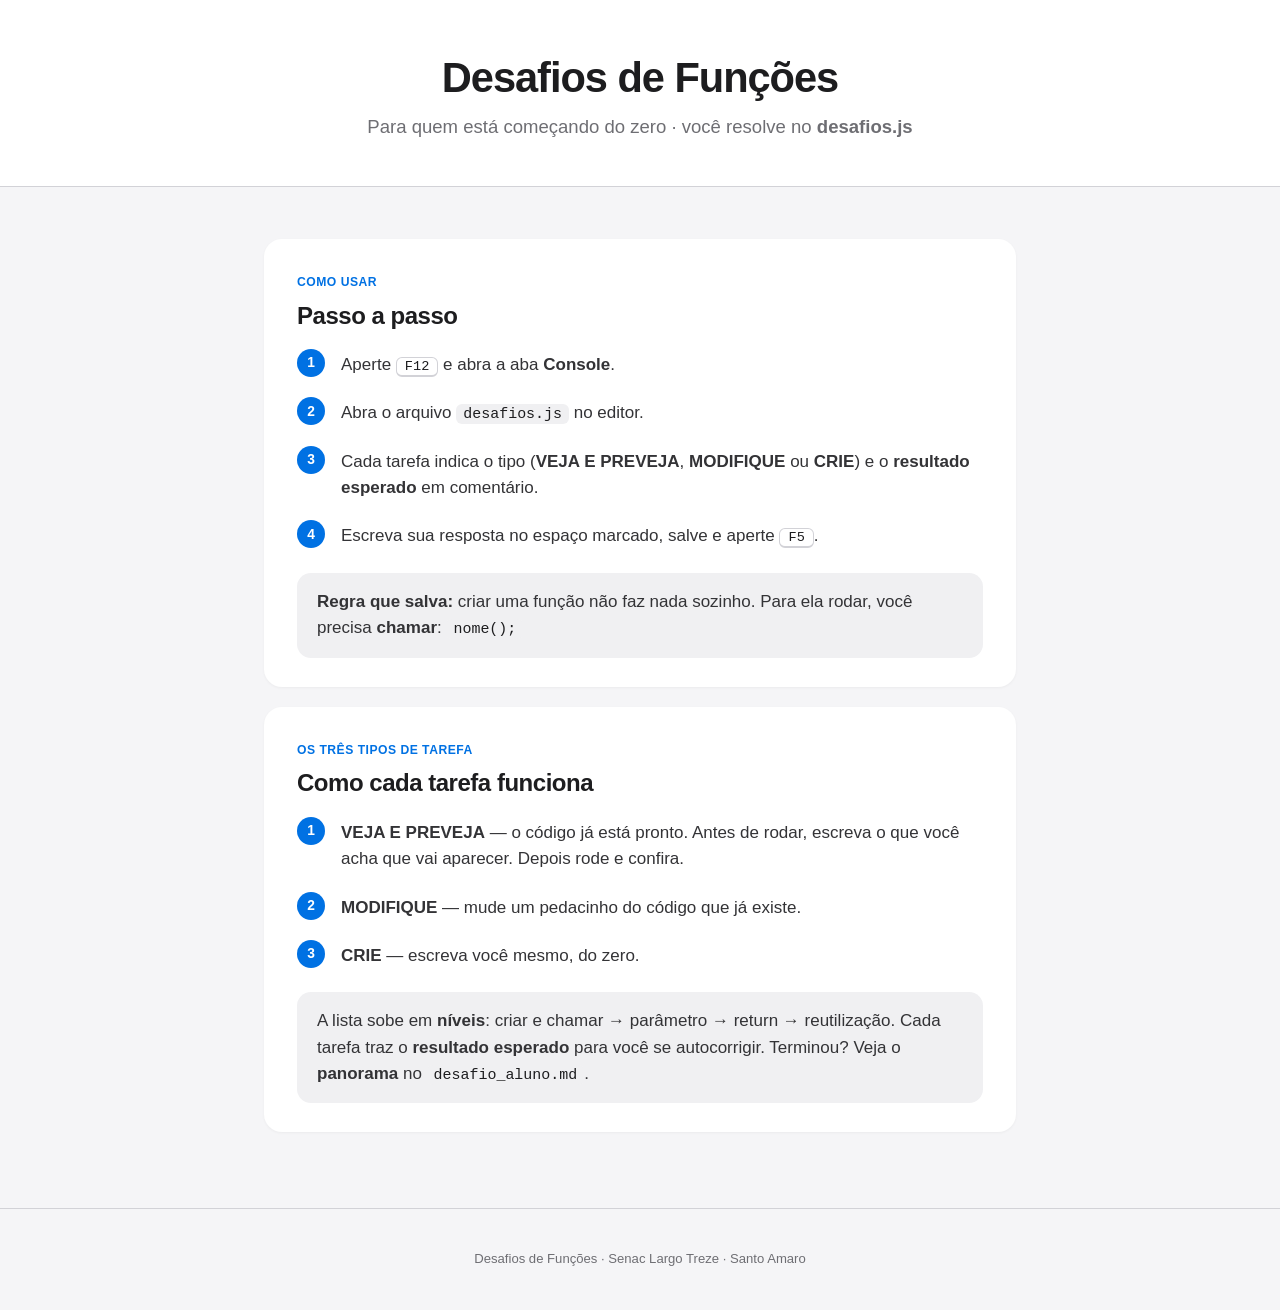
<file: desafio-funcao-aluno/desafios.html>
<!DOCTYPE html>
<html lang="pt-BR">
<head>
  <meta charset="UTF-8">
  <meta name="viewport" content="width=device-width, initial-scale=1.0">
  <title>Desafios de Funções — Aluno</title>
  <link rel="stylesheet" href="style.css">
</head>
<body>
  <header class="topo">
    <h1>Desafios de Funções</h1>
    <p>Para quem está começando do zero &middot; você resolve no <strong>desafios.js</strong></p>
  </header>

  <main>
    <section class="bloco">
      <span class="etiqueta">Como usar</span>
      <h2>Passo a passo</h2>
      <ol>
        <li>Aperte <kbd>F12</kbd> e abra a aba <strong>Console</strong>.</li>
        <li>Abra o arquivo <code>desafios.js</code> no editor.</li>
        <li>Cada tarefa indica o tipo (<strong>VEJA E PREVEJA</strong>, <strong>MODIFIQUE</strong> ou <strong>CRIE</strong>) e o <strong>resultado esperado</strong> em comentário.</li>
        <li>Escreva sua resposta no espaço marcado, salve e aperte <kbd>F5</kbd>.</li>
      </ol>
      <p class="aviso"><strong>Regra que salva:</strong> criar uma função não faz nada sozinho.
        Para ela rodar, você precisa <strong>chamar</strong>: <code>nome();</code></p>
    </section>

    <section class="bloco">
      <span class="etiqueta">Os três tipos de tarefa</span>
      <h2>Como cada tarefa funciona</h2>
      <ol>
        <li><strong>VEJA E PREVEJA</strong> — o código já está pronto. Antes de rodar,
          escreva o que você acha que vai aparecer. Depois rode e confira.</li>
        <li><strong>MODIFIQUE</strong> — mude um pedacinho do código que já existe.</li>
        <li><strong>CRIE</strong> — escreva você mesmo, do zero.</li>
      </ol>
      <p class="aviso">A lista sobe em <strong>níveis</strong>: criar e chamar &rarr; parâmetro
        &rarr; return &rarr; reutilização. Cada tarefa traz o <strong>resultado esperado</strong>
        para você se autocorrigir. Terminou? Veja o <strong>panorama</strong> no
        <code>desafio_aluno.md</code>.</p>
    </section>
  </main>

  <footer class="rodape">Desafios de Funções &middot; Senac Largo Treze &middot; Santo Amaro</footer>

  <script src="desafios.js"></script>
</body>
</html>
</file>
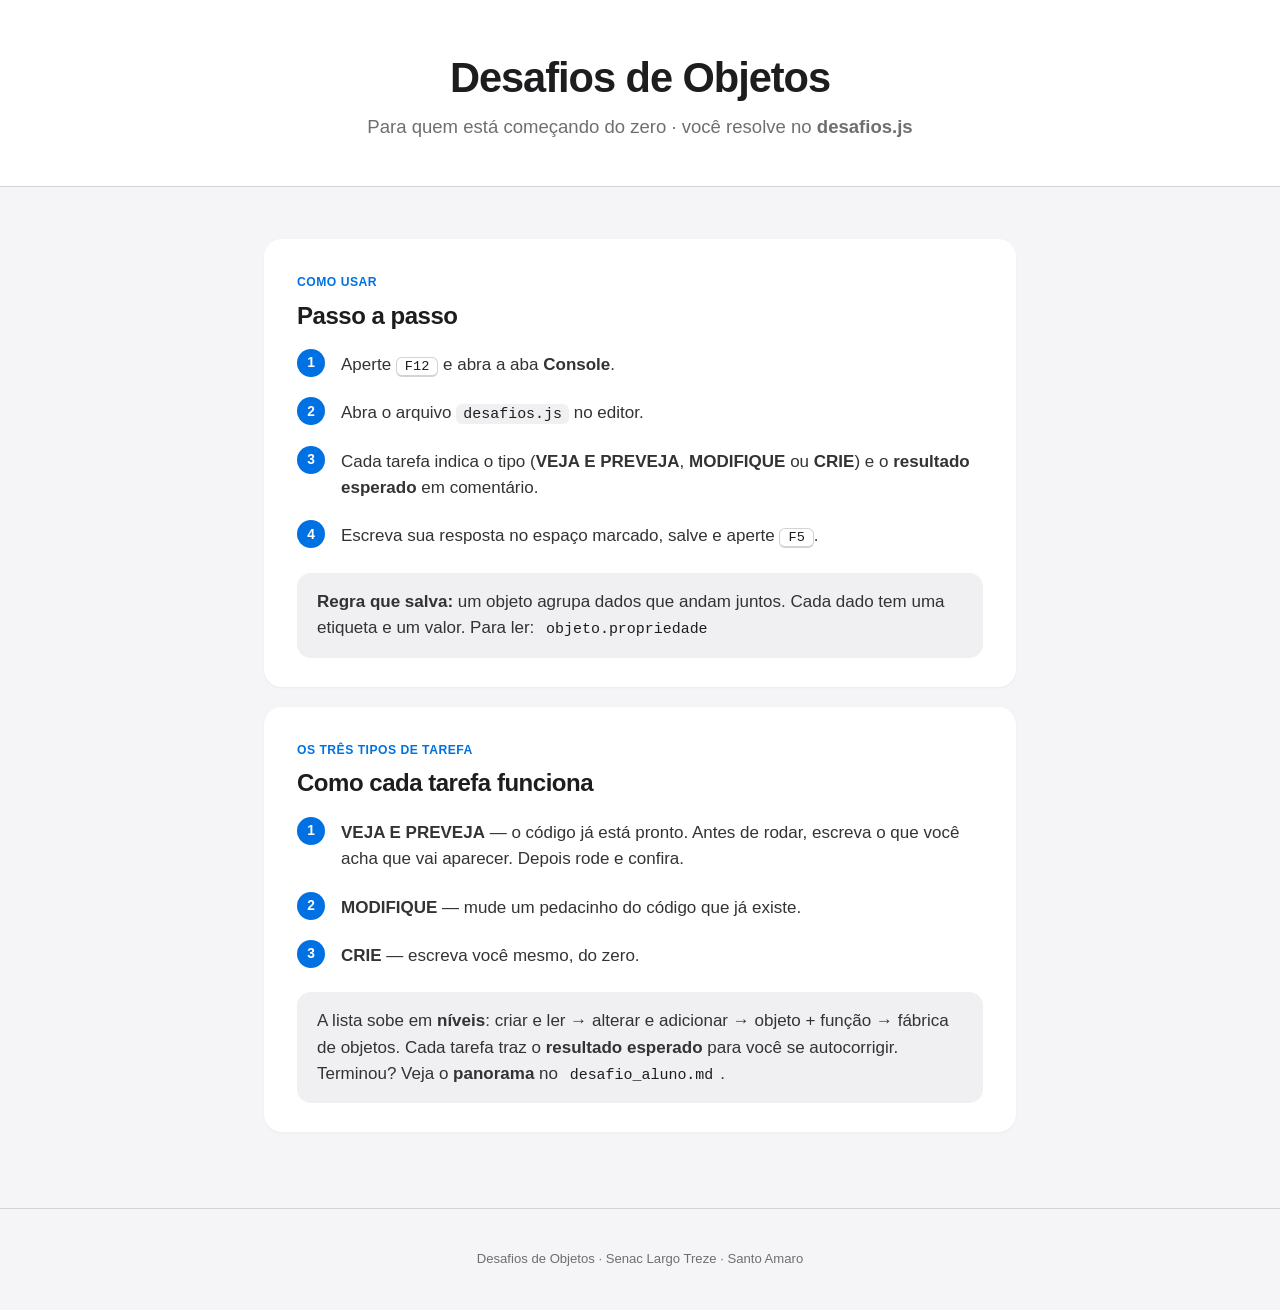
<file: desafio-objeto-aluno/desafios.html>
<!DOCTYPE html>
<html lang="pt-BR">
<head>
  <meta charset="UTF-8">
  <meta name="viewport" content="width=device-width, initial-scale=1.0">
  <title>Desafios de Objetos — Aluno</title>
  <link rel="stylesheet" href="style.css">
</head>
<body>
  <header class="topo">
    <h1>Desafios de Objetos</h1>
    <p>Para quem está começando do zero &middot; você resolve no <strong>desafios.js</strong></p>
  </header>

  <main>
    <section class="bloco">
      <span class="etiqueta">Como usar</span>
      <h2>Passo a passo</h2>
      <ol>
        <li>Aperte <kbd>F12</kbd> e abra a aba <strong>Console</strong>.</li>
        <li>Abra o arquivo <code>desafios.js</code> no editor.</li>
        <li>Cada tarefa indica o tipo (<strong>VEJA E PREVEJA</strong>, <strong>MODIFIQUE</strong> ou <strong>CRIE</strong>) e o <strong>resultado esperado</strong> em comentário.</li>
        <li>Escreva sua resposta no espaço marcado, salve e aperte <kbd>F5</kbd>.</li>
      </ol>
      <p class="aviso"><strong>Regra que salva:</strong> um objeto agrupa dados que andam juntos.
        Cada dado tem uma etiqueta e um valor. Para ler: <code>objeto.propriedade</code></p>
    </section>

    <section class="bloco">
      <span class="etiqueta">Os três tipos de tarefa</span>
      <h2>Como cada tarefa funciona</h2>
      <ol>
        <li><strong>VEJA E PREVEJA</strong> — o código já está pronto. Antes de rodar,
          escreva o que você acha que vai aparecer. Depois rode e confira.</li>
        <li><strong>MODIFIQUE</strong> — mude um pedacinho do código que já existe.</li>
        <li><strong>CRIE</strong> — escreva você mesmo, do zero.</li>
      </ol>
      <p class="aviso">A lista sobe em <strong>níveis</strong>: criar e ler &rarr; alterar e adicionar
        &rarr; objeto + função &rarr; fábrica de objetos. Cada tarefa traz o <strong>resultado esperado</strong>
        para você se autocorrigir. Terminou? Veja o <strong>panorama</strong> no
        <code>desafio_aluno.md</code>.</p>
    </section>
  </main>

  <footer class="rodape">Desafios de Objetos &middot; Senac Largo Treze &middot; Santo Amaro</footer>

  <script src="desafios.js"></script>
</body>
</html>
</file>
<file: style.css>
/* ===========================================================
   style.css  —  Toda a APARÊNCIA da página mora aqui.
   O HTML diz O QUE é cada coisa; o CSS diz COMO ela se parece.
   =========================================================== */

:root {
  --azul: #0a5cab;
  --azul-claro: #e8f1fb;
  --escuro: #1b2733;
  --cinza: #5b6b7a;
  --borda: #d7e0e8;
  --verde: #1c8a4d;
  --amarelo: #fff7e0;
}

* { box-sizing: border-box; }

body {
  font-family: 'Segoe UI', system-ui, Arial, sans-serif;
  margin: 0;
  color: var(--escuro);
  background: #f4f7fa;
  line-height: 1.55;
}

/* ---- Cabeçalho ---- */
.topo {
  background: linear-gradient(120deg, #0a5cab, #0b8ad1);
  color: #fff;
  padding: 32px 24px;
}
.topo h1 { margin: 0 0 6px; font-size: 1.7rem; }
.topo p  { margin: 0; opacity: .92; }

/* ---- Navegação ---- */
.menu {
  display: flex;
  flex-wrap: wrap;
  gap: 8px;
  background: #fff;
  padding: 12px 24px;
  border-bottom: 1px solid var(--borda);
  position: sticky;
  top: 0;
}
.menu a {
  color: var(--azul);
  text-decoration: none;
  font-weight: 600;
  font-size: .9rem;
  padding: 6px 12px;
  border-radius: 8px;
  background: var(--azul-claro);
}
.menu a:hover { background: #d6e6f8; }

/* ---- Conteúdo ---- */
main { max-width: 820px; margin: 0 auto; padding: 24px; }

.bloco {
  background: #fff;
  border: 1px solid var(--borda);
  border-radius: 12px;
  padding: 22px 24px;
  margin: 18px 0;
  box-shadow: 0 1px 3px rgba(0, 0, 0, .04);
}
.bloco.destaque { border-color: var(--azul); border-width: 2px; }

h2 {
  color: var(--azul);
  font-size: 1.25rem;
  margin-top: 0;
  border-bottom: 2px solid var(--azul-claro);
  padding-bottom: 8px;
}

.etiqueta {
  display: inline-block;
  background: var(--azul-claro);
  color: var(--azul);
  font-size: .72rem;
  font-weight: 700;
  letter-spacing: .3px;
  padding: 3px 10px;
  border-radius: 20px;
  margin-bottom: 10px;
}

code {
  background: #eef2f6;
  padding: 2px 6px;
  border-radius: 5px;
  font-family: 'Consolas', monospace;
  font-size: .92em;
}
kbd {
  background: var(--escuro);
  color: #fff;
  padding: 1px 7px;
  border-radius: 5px;
  font-size: .8em;
  font-family: 'Consolas', monospace;
}

/* ---- Caixa de resultado preenchida pelo JavaScript ---- */
.saida {
  background: #0d1117;
  color: #7ee787;
  font-family: 'Consolas', monospace;
  font-size: .9rem;
  padding: 12px 14px;
  border-radius: 8px;
  min-height: 22px;
  white-space: pre-wrap;
  margin: 0;
}

.aviso {
  background: var(--amarelo);
  border-left: 4px solid #e0a800;
  padding: 12px 16px;
  border-radius: 0 8px 8px 0;
  margin: 0;
}

/* ---- Ilustração das posições do array ---- */
.posicoes {
  list-style: none;
  display: flex;
  flex-wrap: wrap;
  gap: 8px;
  padding: 0;
  margin: 0 0 14px;
}
.posicoes li {
  background: var(--azul-claro);
  color: var(--azul);
  padding: 8px 14px;
  border-radius: 8px;
  font-weight: 600;
  text-align: center;
}
.posicoes small { display: block; color: var(--cinza); font-weight: 400; font-size: .7rem; }

/* ---- Formulário do projeto ---- */
.form-tarefa { display: flex; flex-wrap: wrap; gap: 8px; align-items: center; margin: 14px 0; }
.form-tarefa label { width: 100%; font-weight: 600; font-size: .9rem; }
.form-tarefa input {
  flex: 1;
  min-width: 200px;
  padding: 9px 12px;
  border: 1.5px solid var(--borda);
  border-radius: 8px;
  font-size: .95rem;
}

button {
  background: var(--azul);
  color: #fff;
  border: none;
  padding: 9px 16px;
  border-radius: 8px;
  font-size: .92rem;
  font-weight: 600;
  cursor: pointer;
}
button:hover { background: #084a8c; }
button.secundario { background: #fff; color: var(--azul); border: 1.5px solid var(--azul); }
button.secundario:hover { background: var(--azul-claro); }

.contador { color: var(--cinza); font-size: .9rem; margin: 6px 0; }

/* ---- Lista de tarefas ---- */
.lista { list-style: none; padding: 0; margin: 10px 0 0; }
.lista li {
  background: var(--azul-claro);
  padding: 10px 14px;
  border-radius: 8px;
  margin-bottom: 6px;
  display: flex;
  gap: 10px;
}
.lista li .indice {
  background: var(--azul);
  color: #fff;
  border-radius: 6px;
  padding: 1px 9px;
  font-family: 'Consolas', monospace;
  font-size: .85rem;
}

.rodape { text-align: center; color: var(--cinza); font-size: .85rem; padding: 24px; }
</file>
<file: funcao-aluno/style.css>
/* =====================================================================
   TEMA — FUNÇÕES · ALUNO  ·  macOS (modo claro)
   Linguagem visual Apple: tipografia do sistema, hairlines,
   barra translúcida (vibrancy) e saída em janela de Terminal.
   ===================================================================== */

:root {
  --azul: #0071e3;
  --azul-hover: #0077ed;
  --texto: #1d1d1f;
  --texto-2: #6e6e73;
  --hairline: #d2d2d7;
  --fundo: #f5f5f7;
  --cartao: #ffffff;
  --cinza-suave: #f0f0f2;
}

* { box-sizing: border-box; }
html { scroll-behavior: smooth; -webkit-font-smoothing: antialiased; }

body {
  font-family: -apple-system, BlinkMacSystemFont, "SF Pro Text", "SF Pro Display",
               "Helvetica Neue", Helvetica, Arial, system-ui, sans-serif;
  font-size: 17px;
  line-height: 1.47;
  color: var(--texto);
  background: var(--fundo);
  margin: 0;
}

.eyebrow {
  font-size: .76rem; font-weight: 600; letter-spacing: .04em; text-transform: uppercase;
  color: var(--texto-2); margin: 0 0 8px;
}

/* ---- Cabeçalho (hero) ---- */
.topo { background: var(--cartao); border-bottom: 1px solid var(--hairline); }
.topo-conteudo { max-width: 820px; margin: 0 auto; padding: 64px 24px 52px; text-align: center; }
.topo h1 {
  margin: 0 0 12px; font-size: 3rem; font-weight: 600; letter-spacing: -.025em; line-height: 1.05;
}
.topo .sub { margin: 0; font-size: 1.28rem; color: var(--texto-2); font-weight: 400; }
.topo .eyebrow { color: var(--azul); }

/* ---- Navegação translúcida (toolbar macOS) ---- */
.menu {
  position: sticky; top: 0; z-index: 20;
  background: rgba(251, 251, 253, .72);
  -webkit-backdrop-filter: saturate(180%) blur(20px);
  backdrop-filter: saturate(180%) blur(20px);
  border-bottom: 1px solid rgba(0, 0, 0, .09);
}
.menu-conteudo {
  max-width: 820px; margin: 0 auto; padding: 0 16px;
  display: flex; flex-wrap: wrap; gap: 4px;
}
.menu a {
  color: var(--texto); text-decoration: none; font-size: .82rem; font-weight: 400;
  padding: 12px 12px; opacity: .82; transition: opacity .2s;
}
.menu a:hover { opacity: 1; color: var(--azul); }

/* ---- Conteúdo ---- */
main { max-width: 820px; margin: 0 auto; padding: 32px 24px 56px; }

.bloco {
  background: var(--cartao); border-radius: 18px;
  padding: 30px 34px; margin: 20px 0;
  box-shadow: 0 1px 3px rgba(0, 0, 0, .045);
}
.bloco.intro { background: transparent; box-shadow: none; padding: 8px 0 0; }
.bloco.destaque { box-shadow: 0 6px 26px rgba(0, 113, 227, .12); }

h2 {
  color: var(--texto); font-size: 1.7rem; font-weight: 600; letter-spacing: -.02em;
  margin: 0 0 14px; line-height: 1.15;
}

p { margin: 0 0 14px; color: #333336; }

code {
  background: var(--cinza-suave); color: var(--texto);
  padding: 2px 7px; border-radius: 6px;
  font-family: "SF Mono", ui-monospace, "Menlo", "Consolas", monospace; font-size: .88em;
}
kbd {
  background: #fff; color: var(--texto); border: 1px solid var(--hairline);
  border-bottom-width: 2px; padding: 1px 8px; border-radius: 6px;
  font-size: .8em; font-family: "SF Mono", "Menlo", "Consolas", monospace;
}

.aviso {
  background: var(--cinza-suave); border-radius: 14px;
  padding: 16px 20px; margin: 0; color: #333336;
}

.caracteristicas { list-style: none; display: flex; flex-wrap: wrap; gap: 10px; padding: 0; margin: 4px 0 18px; }
.caracteristicas li {
  background: var(--cinza-suave); color: var(--texto); padding: 14px 18px;
  border-radius: 14px; font-weight: 600; flex: 1; min-width: 150px;
}
.caracteristicas small { display: block; color: var(--texto-2); font-weight: 400; font-size: .78rem; margin-top: 2px; }

/* ---- Saída: janela de Terminal do macOS ---- */
.saida {
  position: relative;
  background: #1e1e1e; color: #e8e8e8;
  font-family: "SF Mono", ui-monospace, "Menlo", "Consolas", monospace;
  font-size: .9rem; line-height: 1.6;
  padding: 44px 20px 20px; border-radius: 12px; margin: 0;
  white-space: pre-wrap; min-height: 60px;
  box-shadow: 0 8px 24px rgba(0, 0, 0, .18);
}
.saida::before {
  content: ""; position: absolute; top: 0; left: 0; right: 0; height: 32px;
  background: #323232; border-radius: 12px 12px 0 0;
}
.saida::after {
  content: ""; position: absolute; top: 11px; left: 16px;
  width: 12px; height: 12px; border-radius: 50%;
  background: #ff5f57; box-shadow: 20px 0 #febc2e, 40px 0 #28c840;
}

/* ---- Formulário ---- */
.form-calc { display: flex; flex-wrap: wrap; gap: 16px; margin: 18px 0 14px; }
.form-calc label { display: flex; flex-direction: column; gap: 6px; font-size: .82rem; font-weight: 600; color: var(--texto-2); flex: 1; min-width: 160px; }
.form-calc input {
  padding: 11px 14px; border: 1px solid var(--hairline); border-radius: 10px;
  font-size: 1.05rem; color: var(--texto); background: #fff; transition: border-color .15s, box-shadow .15s;
}
.form-calc input:focus { outline: none; border-color: var(--azul); box-shadow: 0 0 0 4px rgba(0, 113, 227, .15); }

.botoes { display: flex; flex-wrap: wrap; gap: 10px; margin-bottom: 18px; }
button {
  background: var(--azul); color: #fff; border: none; padding: 11px 22px;
  border-radius: 12px; font-size: .96rem; font-weight: 500; cursor: pointer;
  font-family: inherit; transition: background .15s, transform .08s;
}
button:hover { background: var(--azul-hover); }
button:active { transform: scale(.98); }
button.secundario { background: rgba(0, 0, 0, .05); color: var(--azul); }
button.secundario:hover { background: rgba(0, 0, 0, .08); }

/* ---- Tabela (estilo lista do macOS) ---- */
.tabela { border-collapse: collapse; width: 100%; margin: 6px 0 0; }
.tabela th, .tabela td { text-align: left; padding: 13px 8px; border-bottom: 1px solid var(--hairline); }
.tabela th { color: var(--texto-2); font-weight: 600; font-size: .82rem; text-transform: uppercase; letter-spacing: .03em; }
.tabela tr:last-child td { border-bottom: none; }

.rodape { text-align: center; color: var(--texto-2); font-size: .82rem; padding: 40px 24px; border-top: 1px solid var(--hairline); }
.rodape p { margin: 0; color: var(--texto-2); }
</file>
<file: json-localstorage-aluno/style.css>
/* =====================================================================
   TEMA — FUNÇÕES · ALUNO  ·  macOS (modo claro)
   Linguagem visual Apple: tipografia do sistema, hairlines,
   barra translúcida (vibrancy) e saída em janela de Terminal.
   ===================================================================== */

:root {
  --azul: #0071e3;
  --azul-hover: #0077ed;
  --texto: #1d1d1f;
  --texto-2: #6e6e73;
  --hairline: #d2d2d7;
  --fundo: #f5f5f7;
  --cartao: #ffffff;
  --cinza-suave: #f0f0f2;
}

* { box-sizing: border-box; }
html { scroll-behavior: smooth; -webkit-font-smoothing: antialiased; }

body {
  font-family: -apple-system, BlinkMacSystemFont, "SF Pro Text", "SF Pro Display",
               "Helvetica Neue", Helvetica, Arial, system-ui, sans-serif;
  font-size: 17px;
  line-height: 1.47;
  color: var(--texto);
  background: var(--fundo);
  margin: 0;
}

.eyebrow {
  font-size: .76rem; font-weight: 600; letter-spacing: .04em; text-transform: uppercase;
  color: var(--texto-2); margin: 0 0 8px;
}

/* ---- Cabeçalho (hero) ---- */
.topo { background: var(--cartao); border-bottom: 1px solid var(--hairline); }
.topo-conteudo { max-width: 820px; margin: 0 auto; padding: 64px 24px 52px; text-align: center; }
.topo h1 {
  margin: 0 0 12px; font-size: 3rem; font-weight: 600; letter-spacing: -.025em; line-height: 1.05;
}
.topo .sub { margin: 0; font-size: 1.28rem; color: var(--texto-2); font-weight: 400; }
.topo .eyebrow { color: var(--azul); }

/* ---- Navegação translúcida (toolbar macOS) ---- */
.menu {
  position: sticky; top: 0; z-index: 20;
  background: rgba(251, 251, 253, .72);
  -webkit-backdrop-filter: saturate(180%) blur(20px);
  backdrop-filter: saturate(180%) blur(20px);
  border-bottom: 1px solid rgba(0, 0, 0, .09);
}
.menu-conteudo {
  max-width: 820px; margin: 0 auto; padding: 0 16px;
  display: flex; flex-wrap: wrap; gap: 4px;
}
.menu a {
  color: var(--texto); text-decoration: none; font-size: .82rem; font-weight: 400;
  padding: 12px 12px; opacity: .82; transition: opacity .2s;
}
.menu a:hover { opacity: 1; color: var(--azul); }

/* ---- Conteúdo ---- */
main { max-width: 820px; margin: 0 auto; padding: 32px 24px 56px; }

.bloco {
  background: var(--cartao); border-radius: 18px;
  padding: 30px 34px; margin: 20px 0;
  box-shadow: 0 1px 3px rgba(0, 0, 0, .045);
}
.bloco.intro { background: transparent; box-shadow: none; padding: 8px 0 0; }
.bloco.destaque { box-shadow: 0 6px 26px rgba(0, 113, 227, .12); }

h2 {
  color: var(--texto); font-size: 1.7rem; font-weight: 600; letter-spacing: -.02em;
  margin: 0 0 14px; line-height: 1.15;
}

p { margin: 0 0 14px; color: #333336; }

code {
  background: var(--cinza-suave); color: var(--texto);
  padding: 2px 7px; border-radius: 6px;
  font-family: "SF Mono", ui-monospace, "Menlo", "Consolas", monospace; font-size: .88em;
}
kbd {
  background: #fff; color: var(--texto); border: 1px solid var(--hairline);
  border-bottom-width: 2px; padding: 1px 8px; border-radius: 6px;
  font-size: .8em; font-family: "SF Mono", "Menlo", "Consolas", monospace;
}

.aviso {
  background: var(--cinza-suave); border-radius: 14px;
  padding: 16px 20px; margin: 0; color: #333336;
}

.caracteristicas { list-style: none; display: flex; flex-wrap: wrap; gap: 10px; padding: 0; margin: 4px 0 18px; }
.caracteristicas li {
  background: var(--cinza-suave); color: var(--texto); padding: 14px 18px;
  border-radius: 14px; font-weight: 600; flex: 1; min-width: 150px;
}
.caracteristicas small { display: block; color: var(--texto-2); font-weight: 400; font-size: .78rem; margin-top: 2px; }

/* ---- Saída: janela de Terminal do macOS ---- */
.saida {
  position: relative;
  background: #1e1e1e; color: #e8e8e8;
  font-family: "SF Mono", ui-monospace, "Menlo", "Consolas", monospace;
  font-size: .9rem; line-height: 1.6;
  padding: 44px 20px 20px; border-radius: 12px; margin: 0;
  white-space: pre-wrap; min-height: 60px;
  box-shadow: 0 8px 24px rgba(0, 0, 0, .18);
}
.saida::before {
  content: ""; position: absolute; top: 0; left: 0; right: 0; height: 32px;
  background: #323232; border-radius: 12px 12px 0 0;
}
.saida::after {
  content: ""; position: absolute; top: 11px; left: 16px;
  width: 12px; height: 12px; border-radius: 50%;
  background: #ff5f57; box-shadow: 20px 0 #febc2e, 40px 0 #28c840;
}

/* ---- Formulário ---- */
.form-calc { display: flex; flex-wrap: wrap; gap: 16px; margin: 18px 0 14px; }
.form-calc label { display: flex; flex-direction: column; gap: 6px; font-size: .82rem; font-weight: 600; color: var(--texto-2); flex: 1; min-width: 160px; }
.form-calc input {
  padding: 11px 14px; border: 1px solid var(--hairline); border-radius: 10px;
  font-size: 1.05rem; color: var(--texto); background: #fff; transition: border-color .15s, box-shadow .15s;
}
.form-calc input:focus { outline: none; border-color: var(--azul); box-shadow: 0 0 0 4px rgba(0, 113, 227, .15); }

.botoes { display: flex; flex-wrap: wrap; gap: 10px; margin-bottom: 18px; }
button {
  background: var(--azul); color: #fff; border: none; padding: 11px 22px;
  border-radius: 12px; font-size: .96rem; font-weight: 500; cursor: pointer;
  font-family: inherit; transition: background .15s, transform .08s;
}
button:hover { background: var(--azul-hover); }
button:active { transform: scale(.98); }
button.secundario { background: rgba(0, 0, 0, .05); color: var(--azul); }
button.secundario:hover { background: rgba(0, 0, 0, .08); }

/* ---- Tabela (estilo lista do macOS) ---- */
.tabela { border-collapse: collapse; width: 100%; margin: 6px 0 0; }
.tabela th, .tabela td { text-align: left; padding: 13px 8px; border-bottom: 1px solid var(--hairline); }
.tabela th { color: var(--texto-2); font-weight: 600; font-size: .82rem; text-transform: uppercase; letter-spacing: .03em; }
.tabela tr:last-child td { border-bottom: none; }

.rodape { text-align: center; color: var(--texto-2); font-size: .82rem; padding: 40px 24px; border-top: 1px solid var(--hairline); }
.rodape p { margin: 0; color: var(--texto-2); }
</file>
<file: objeto-aluno/style.css>
/* =====================================================================
   TEMA — FUNÇÕES · ALUNO  ·  macOS (modo claro)
   Linguagem visual Apple: tipografia do sistema, hairlines,
   barra translúcida (vibrancy) e saída em janela de Terminal.
   ===================================================================== */

:root {
  --azul: #0071e3;
  --azul-hover: #0077ed;
  --texto: #1d1d1f;
  --texto-2: #6e6e73;
  --hairline: #d2d2d7;
  --fundo: #f5f5f7;
  --cartao: #ffffff;
  --cinza-suave: #f0f0f2;
}

* { box-sizing: border-box; }
html { scroll-behavior: smooth; -webkit-font-smoothing: antialiased; }

body {
  font-family: -apple-system, BlinkMacSystemFont, "SF Pro Text", "SF Pro Display",
               "Helvetica Neue", Helvetica, Arial, system-ui, sans-serif;
  font-size: 17px;
  line-height: 1.47;
  color: var(--texto);
  background: var(--fundo);
  margin: 0;
}

.eyebrow {
  font-size: .76rem; font-weight: 600; letter-spacing: .04em; text-transform: uppercase;
  color: var(--texto-2); margin: 0 0 8px;
}

/* ---- Cabeçalho (hero) ---- */
.topo { background: var(--cartao); border-bottom: 1px solid var(--hairline); }
.topo-conteudo { max-width: 820px; margin: 0 auto; padding: 64px 24px 52px; text-align: center; }
.topo h1 {
  margin: 0 0 12px; font-size: 3rem; font-weight: 600; letter-spacing: -.025em; line-height: 1.05;
}
.topo .sub { margin: 0; font-size: 1.28rem; color: var(--texto-2); font-weight: 400; }
.topo .eyebrow { color: var(--azul); }

/* ---- Navegação translúcida (toolbar macOS) ---- */
.menu {
  position: sticky; top: 0; z-index: 20;
  background: rgba(251, 251, 253, .72);
  -webkit-backdrop-filter: saturate(180%) blur(20px);
  backdrop-filter: saturate(180%) blur(20px);
  border-bottom: 1px solid rgba(0, 0, 0, .09);
}
.menu-conteudo {
  max-width: 820px; margin: 0 auto; padding: 0 16px;
  display: flex; flex-wrap: wrap; gap: 4px;
}
.menu a {
  color: var(--texto); text-decoration: none; font-size: .82rem; font-weight: 400;
  padding: 12px 12px; opacity: .82; transition: opacity .2s;
}
.menu a:hover { opacity: 1; color: var(--azul); }

/* ---- Conteúdo ---- */
main { max-width: 820px; margin: 0 auto; padding: 32px 24px 56px; }

.bloco {
  background: var(--cartao); border-radius: 18px;
  padding: 30px 34px; margin: 20px 0;
  box-shadow: 0 1px 3px rgba(0, 0, 0, .045);
}
.bloco.intro { background: transparent; box-shadow: none; padding: 8px 0 0; }
.bloco.destaque { box-shadow: 0 6px 26px rgba(0, 113, 227, .12); }

h2 {
  color: var(--texto); font-size: 1.7rem; font-weight: 600; letter-spacing: -.02em;
  margin: 0 0 14px; line-height: 1.15;
}

p { margin: 0 0 14px; color: #333336; }

code {
  background: var(--cinza-suave); color: var(--texto);
  padding: 2px 7px; border-radius: 6px;
  font-family: "SF Mono", ui-monospace, "Menlo", "Consolas", monospace; font-size: .88em;
}
kbd {
  background: #fff; color: var(--texto); border: 1px solid var(--hairline);
  border-bottom-width: 2px; padding: 1px 8px; border-radius: 6px;
  font-size: .8em; font-family: "SF Mono", "Menlo", "Consolas", monospace;
}

.aviso {
  background: var(--cinza-suave); border-radius: 14px;
  padding: 16px 20px; margin: 0; color: #333336;
}

.caracteristicas { list-style: none; display: flex; flex-wrap: wrap; gap: 10px; padding: 0; margin: 4px 0 18px; }
.caracteristicas li {
  background: var(--cinza-suave); color: var(--texto); padding: 14px 18px;
  border-radius: 14px; font-weight: 600; flex: 1; min-width: 150px;
}
.caracteristicas small { display: block; color: var(--texto-2); font-weight: 400; font-size: .78rem; margin-top: 2px; }

/* ---- Saída: janela de Terminal do macOS ---- */
.saida {
  position: relative;
  background: #1e1e1e; color: #e8e8e8;
  font-family: "SF Mono", ui-monospace, "Menlo", "Consolas", monospace;
  font-size: .9rem; line-height: 1.6;
  padding: 44px 20px 20px; border-radius: 12px; margin: 0;
  white-space: pre-wrap; min-height: 60px;
  box-shadow: 0 8px 24px rgba(0, 0, 0, .18);
}
.saida::before {
  content: ""; position: absolute; top: 0; left: 0; right: 0; height: 32px;
  background: #323232; border-radius: 12px 12px 0 0;
}
.saida::after {
  content: ""; position: absolute; top: 11px; left: 16px;
  width: 12px; height: 12px; border-radius: 50%;
  background: #ff5f57; box-shadow: 20px 0 #febc2e, 40px 0 #28c840;
}

/* ---- Formulário ---- */
.form-calc { display: flex; flex-wrap: wrap; gap: 16px; margin: 18px 0 14px; }
.form-calc label { display: flex; flex-direction: column; gap: 6px; font-size: .82rem; font-weight: 600; color: var(--texto-2); flex: 1; min-width: 160px; }
.form-calc input {
  padding: 11px 14px; border: 1px solid var(--hairline); border-radius: 10px;
  font-size: 1.05rem; color: var(--texto); background: #fff; transition: border-color .15s, box-shadow .15s;
}
.form-calc input:focus { outline: none; border-color: var(--azul); box-shadow: 0 0 0 4px rgba(0, 113, 227, .15); }

.botoes { display: flex; flex-wrap: wrap; gap: 10px; margin-bottom: 18px; }
button {
  background: var(--azul); color: #fff; border: none; padding: 11px 22px;
  border-radius: 12px; font-size: .96rem; font-weight: 500; cursor: pointer;
  font-family: inherit; transition: background .15s, transform .08s;
}
button:hover { background: var(--azul-hover); }
button:active { transform: scale(.98); }
button.secundario { background: rgba(0, 0, 0, .05); color: var(--azul); }
button.secundario:hover { background: rgba(0, 0, 0, .08); }

/* ---- Tabela (estilo lista do macOS) ---- */
.tabela { border-collapse: collapse; width: 100%; margin: 6px 0 0; }
.tabela th, .tabela td { text-align: left; padding: 13px 8px; border-bottom: 1px solid var(--hairline); }
.tabela th { color: var(--texto-2); font-weight: 600; font-size: .82rem; text-transform: uppercase; letter-spacing: .03em; }
.tabela tr:last-child td { border-bottom: none; }

.rodape { text-align: center; color: var(--texto-2); font-size: .82rem; padding: 40px 24px; border-top: 1px solid var(--hairline); }
.rodape p { margin: 0; color: var(--texto-2); }
</file>
<file: desafio-aluno/style.css>
/* =====================================================================
   TEMA — DESAFIOS DO ALUNO  ·  "Âmbar / Laranja"
   Visual energético e motivador. Foco em legibilidade.
   ===================================================================== */

:root {
  --cor: #ea580c;          /* laranja */
  --cor-escura: #9a3412;
  --cor-suave: #fff7ed;
  --tinta: #292524;
  --tinta-fraca: #78716c;
  --fundo: #fffbf7;
  --borda: #f0e6dc;
  --alerta: #fef9c3;
  --alerta-borda: #eab308;
  --radius: 18px;
  --sombra: 0 6px 20px rgba(234, 88, 12, .08);
}

* { box-sizing: border-box; }
html { scroll-behavior: smooth; }

body {
  font-family: system-ui, -apple-system, "Segoe UI", Roboto, sans-serif;
  font-size: 17px;
  line-height: 1.72;
  color: var(--tinta);
  background: var(--fundo);
  margin: 0;
}

/* ---- Cabeçalho ---- */
.topo {
  background: linear-gradient(135deg, #ea580c 0%, #f59e0b 100%);
  color: #fff;
  padding: 46px 24px;
}
.topo h1 { margin: 0 0 8px; font-size: 2.05rem; font-weight: 800; letter-spacing: -.02em; }
.topo p  { margin: 0; opacity: .96; font-size: 1.05rem; }

/* ---- Conteúdo ---- */
main { max-width: 780px; margin: 0 auto; padding: 30px 24px 48px; }

.bloco {
  background: #fff;
  border-radius: var(--radius);
  padding: 28px 32px;
  margin: 22px 0;
  box-shadow: var(--sombra);
  border: 1px solid var(--borda);
}

h2 { color: var(--cor-escura); font-size: 1.4rem; font-weight: 800; margin: 0 0 16px; letter-spacing: -.01em; }

.etiqueta {
  display: inline-flex; align-items: center; gap: 7px;
  background: var(--cor-suave); color: var(--cor-escura);
  font-size: .74rem; font-weight: 700; letter-spacing: .4px; text-transform: uppercase;
  padding: 5px 14px; border-radius: 999px; margin-bottom: 14px; border: 1px solid #fed7aa;
}
.etiqueta::before { content: ""; width: 8px; height: 8px; border-radius: 50%; background: var(--cor); }

p { margin: 0 0 14px; }

/* ---- Lista de passos (ol) ---- */
ol { counter-reset: passo; list-style: none; padding: 0; margin: 8px 0 0; }
ol li {
  counter-increment: passo; position: relative;
  padding: 8px 0 8px 44px; margin-bottom: 4px;
}
ol li::before {
  content: counter(passo); position: absolute; left: 0; top: 6px;
  width: 30px; height: 30px; background: var(--cor); color: #fff;
  border-radius: 50%; display: flex; align-items: center; justify-content: center;
  font-weight: 700; font-size: .9rem;
}

code {
  background: var(--cor-suave); color: var(--cor-escura);
  padding: 2px 7px; border-radius: 6px;
  font-family: "SF Mono", "Consolas", monospace; font-size: .9em; border: 1px solid #fed7aa;
}
kbd {
  background: var(--tinta); color: #fff; padding: 2px 8px; border-radius: 6px;
  font-size: .8em; font-family: "Consolas", monospace; box-shadow: 0 2px 0 rgba(0,0,0,.25);
}

.saida {
  background: #1c1917; color: #fdba74;
  font-family: "SF Mono", "Consolas", monospace; font-size: .92rem; line-height: 1.6;
  padding: 16px 18px; border-radius: 12px; min-height: 24px; white-space: pre-wrap; margin: 0;
}

.aviso {
  background: var(--alerta); border-left: 4px solid var(--alerta-borda);
  padding: 14px 18px; border-radius: 0 12px 12px 0; margin: 14px 0 0;
}

.rodape { text-align: center; color: var(--tinta-fraca); font-size: .88rem; padding: 32px; }
</file>
<file: desafio-funcao-aluno/style.css>
/* TEMA — macOS (modo claro) · azul Apple */
:root{
  --azul:#0071e3; --azul-hover:#0077ed;
  --texto:#1d1d1f; --texto-2:#6e6e73; --p:#333336;
  --hairline:#d2d2d7; --fundo:#f5f5f7; --cartao:#ffffff; --cinza-suave:#f0f0f2;
  --nav-bg:rgba(251,251,253,.72); --nav-border:rgba(0,0,0,.09);
  --kbd-bg:#ffffff; --input-bg:#ffffff; --input-border:#d2d2d7; --focus:rgba(0,113,227,.15);
  --sec-bg:rgba(0,0,0,.05); --sec-bg-hover:rgba(0,0,0,.08);
  --card-border:transparent; --card-shadow:0 1px 3px rgba(0,0,0,.045);
}

*{box-sizing:border-box}
html{scroll-behavior:smooth;-webkit-font-smoothing:antialiased}
body{font-family:-apple-system,BlinkMacSystemFont,"SF Pro Text","SF Pro Display","Helvetica Neue",Helvetica,Arial,system-ui,sans-serif;
  font-size:17px;line-height:1.55;color:var(--texto);background:var(--fundo);margin:0}

.topo{background:var(--cartao);border-bottom:1px solid var(--hairline);text-align:center;padding:56px 24px 44px}
.topo h1{margin:0 auto 12px;max-width:820px;font-size:2.6rem;font-weight:600;letter-spacing:-.025em;line-height:1.08}
.topo p{margin:0 auto;max-width:820px;font-size:1.16rem;color:var(--texto-2)}

main{max-width:800px;margin:0 auto;padding:32px 24px 56px}

.bloco{background:var(--cartao);border-radius:18px;padding:28px 32px;margin:20px 0;
  border:1px solid var(--card-border);box-shadow:var(--card-shadow)}

h2{font-size:1.5rem;font-weight:600;letter-spacing:-.02em;margin:0 0 14px;line-height:1.15}
p{margin:0 0 14px;color:var(--p)}

.etiqueta{display:inline-block;font-size:.76rem;font-weight:600;letter-spacing:.04em;text-transform:uppercase;color:var(--azul);margin:0 0 10px}

code{background:var(--cinza-suave);color:var(--texto);padding:2px 7px;border-radius:6px;
  font-family:"SF Mono",ui-monospace,"Menlo","Consolas",monospace;font-size:.88em}
kbd{background:var(--kbd-bg);color:var(--texto);border:1px solid var(--hairline);border-bottom-width:2px;padding:1px 8px;border-radius:6px;
  font-size:.8em;font-family:"SF Mono","Menlo","Consolas",monospace}

.aviso{background:var(--cinza-suave);border-radius:14px;padding:16px 20px;margin:14px 0 0;color:var(--p)}

ol{counter-reset:passo;list-style:none;padding:0;margin:8px 0 0}
ol li{counter-increment:passo;position:relative;padding:9px 0 9px 44px;margin-bottom:4px;color:var(--p)}
ol li::before{content:counter(passo);position:absolute;left:0;top:6px;width:28px;height:28px;
  background:var(--azul);color:#fff;border-radius:50%;display:flex;align-items:center;justify-content:center;
  font-weight:600;font-size:.86rem}

.rodape{text-align:center;color:var(--texto-2);font-size:.82rem;padding:40px 24px;border-top:1px solid var(--hairline)}
</file>
<file: desafio-objeto-aluno/style.css>
/* TEMA — macOS (modo claro) · azul Apple */
:root{
  --azul:#0071e3; --azul-hover:#0077ed;
  --texto:#1d1d1f; --texto-2:#6e6e73; --p:#333336;
  --hairline:#d2d2d7; --fundo:#f5f5f7; --cartao:#ffffff; --cinza-suave:#f0f0f2;
  --nav-bg:rgba(251,251,253,.72); --nav-border:rgba(0,0,0,.09);
  --kbd-bg:#ffffff; --input-bg:#ffffff; --input-border:#d2d2d7; --focus:rgba(0,113,227,.15);
  --sec-bg:rgba(0,0,0,.05); --sec-bg-hover:rgba(0,0,0,.08);
  --card-border:transparent; --card-shadow:0 1px 3px rgba(0,0,0,.045);
}

*{box-sizing:border-box}
html{scroll-behavior:smooth;-webkit-font-smoothing:antialiased}
body{font-family:-apple-system,BlinkMacSystemFont,"SF Pro Text","SF Pro Display","Helvetica Neue",Helvetica,Arial,system-ui,sans-serif;
  font-size:17px;line-height:1.55;color:var(--texto);background:var(--fundo);margin:0}

.topo{background:var(--cartao);border-bottom:1px solid var(--hairline);text-align:center;padding:56px 24px 44px}
.topo h1{margin:0 auto 12px;max-width:820px;font-size:2.6rem;font-weight:600;letter-spacing:-.025em;line-height:1.08}
.topo p{margin:0 auto;max-width:820px;font-size:1.16rem;color:var(--texto-2)}

main{max-width:800px;margin:0 auto;padding:32px 24px 56px}

.bloco{background:var(--cartao);border-radius:18px;padding:28px 32px;margin:20px 0;
  border:1px solid var(--card-border);box-shadow:var(--card-shadow)}

h2{font-size:1.5rem;font-weight:600;letter-spacing:-.02em;margin:0 0 14px;line-height:1.15}
p{margin:0 0 14px;color:var(--p)}

.etiqueta{display:inline-block;font-size:.76rem;font-weight:600;letter-spacing:.04em;text-transform:uppercase;color:var(--azul);margin:0 0 10px}

code{background:var(--cinza-suave);color:var(--texto);padding:2px 7px;border-radius:6px;
  font-family:"SF Mono",ui-monospace,"Menlo","Consolas",monospace;font-size:.88em}
kbd{background:var(--kbd-bg);color:var(--texto);border:1px solid var(--hairline);border-bottom-width:2px;padding:1px 8px;border-radius:6px;
  font-size:.8em;font-family:"SF Mono","Menlo","Consolas",monospace}

.aviso{background:var(--cinza-suave);border-radius:14px;padding:16px 20px;margin:14px 0 0;color:var(--p)}

ol{counter-reset:passo;list-style:none;padding:0;margin:8px 0 0}
ol li{counter-increment:passo;position:relative;padding:9px 0 9px 44px;margin-bottom:4px;color:var(--p)}
ol li::before{content:counter(passo);position:absolute;left:0;top:6px;width:28px;height:28px;
  background:var(--azul);color:#fff;border-radius:50%;display:flex;align-items:center;justify-content:center;
  font-weight:600;font-size:.86rem}

.rodape{text-align:center;color:var(--texto-2);font-size:.82rem;padding:40px 24px;border-top:1px solid var(--hairline)}
</file>
